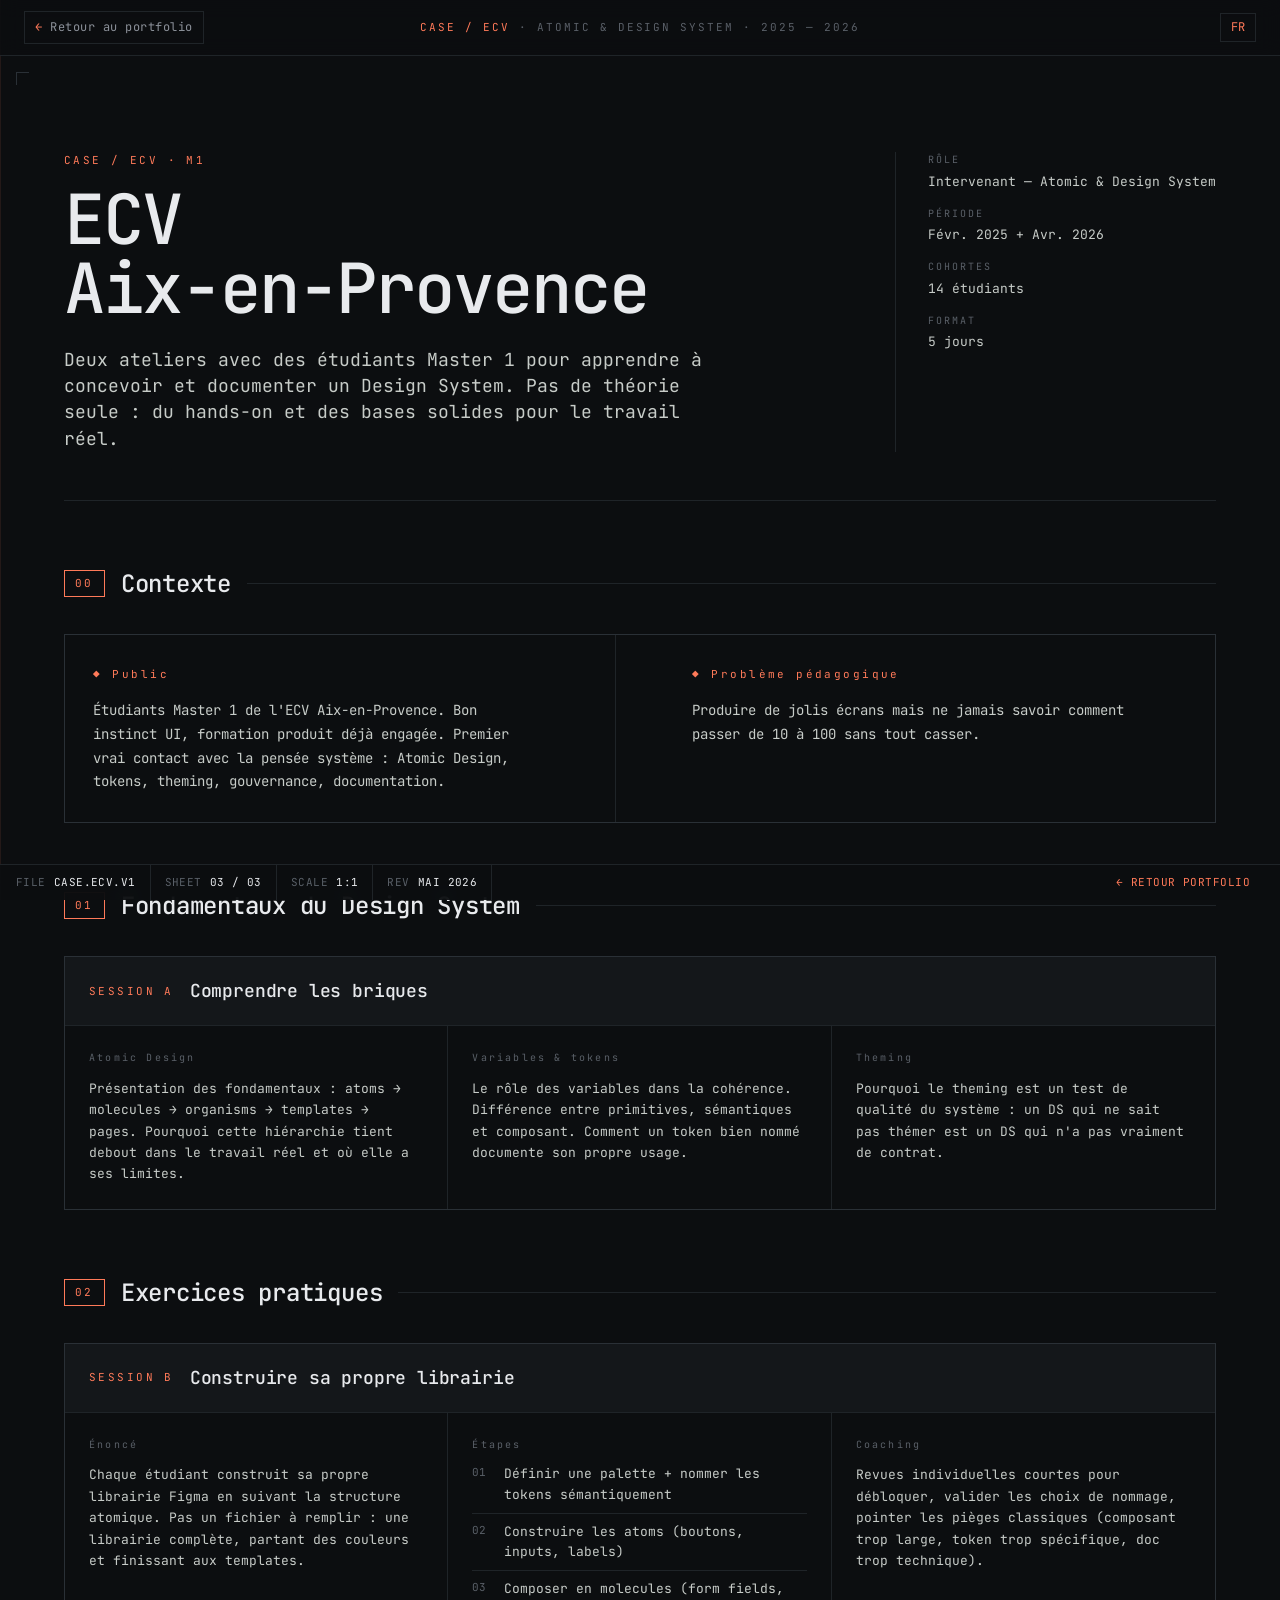
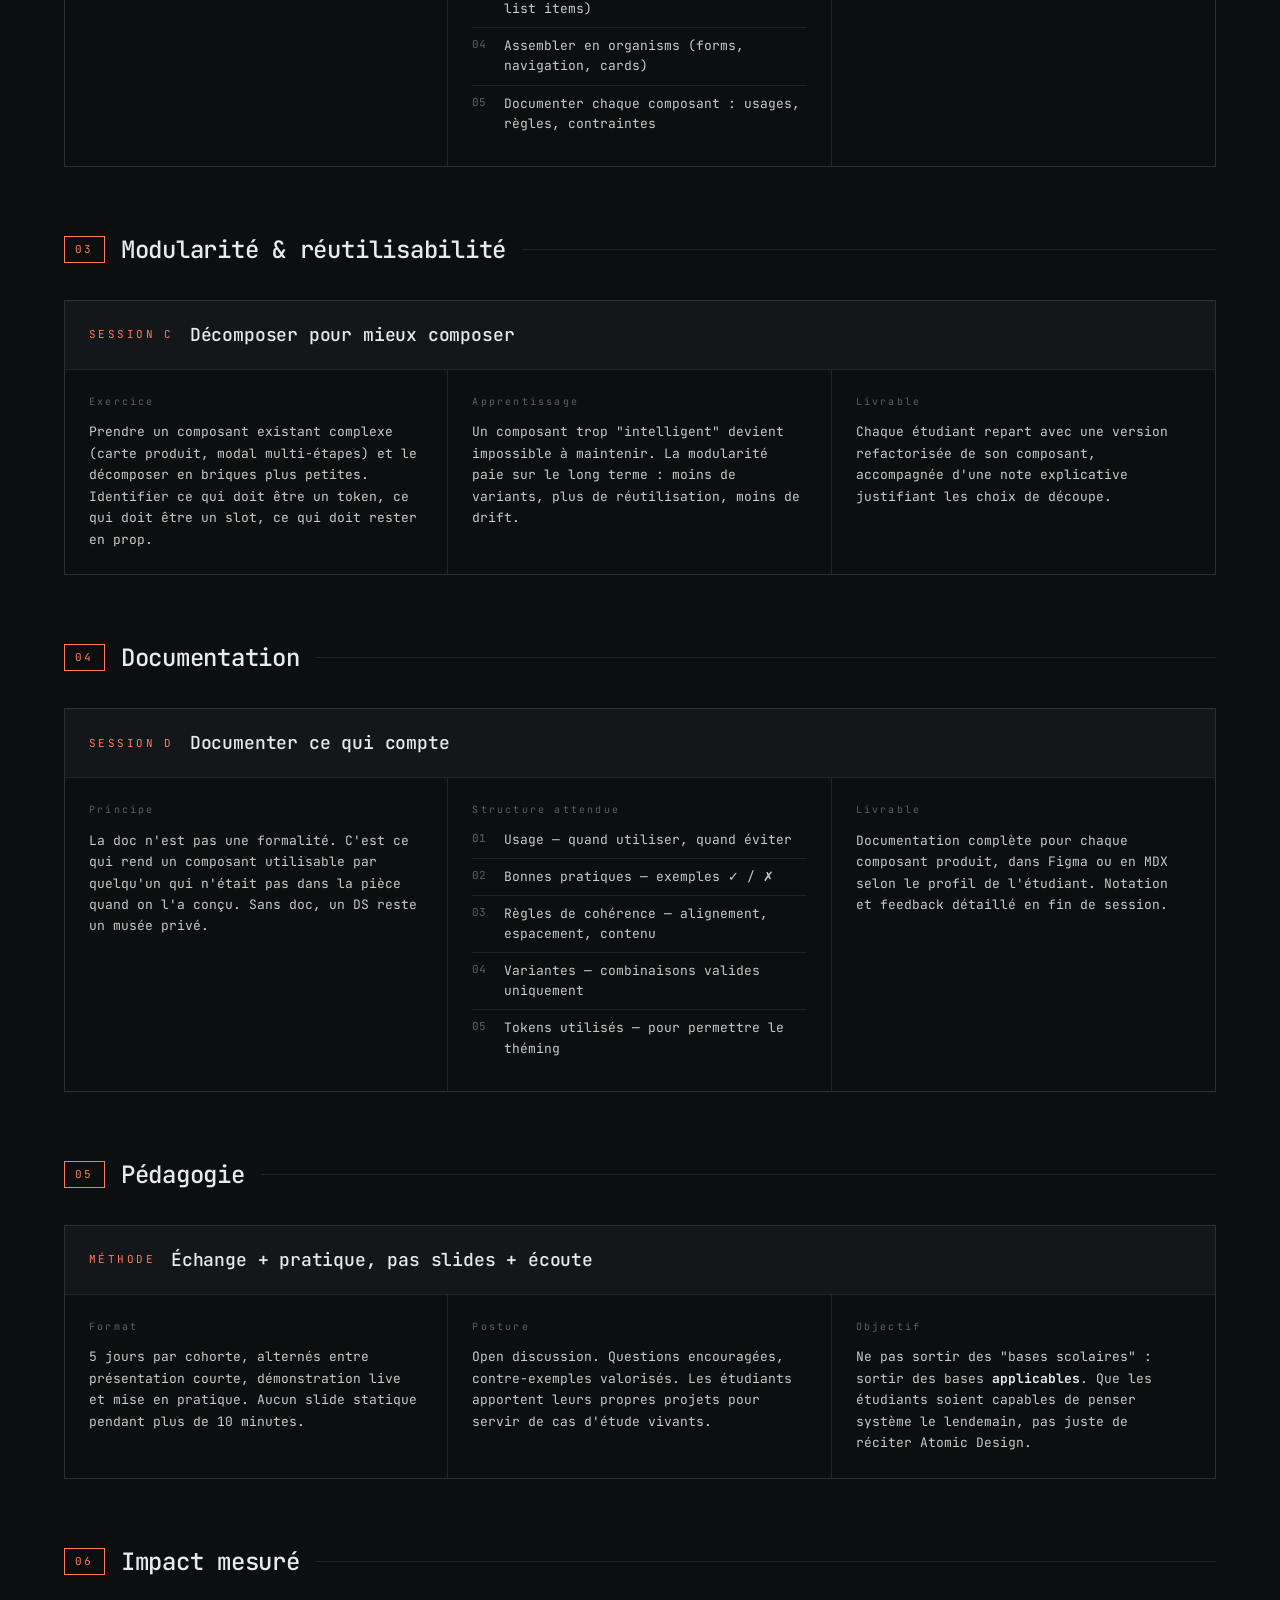
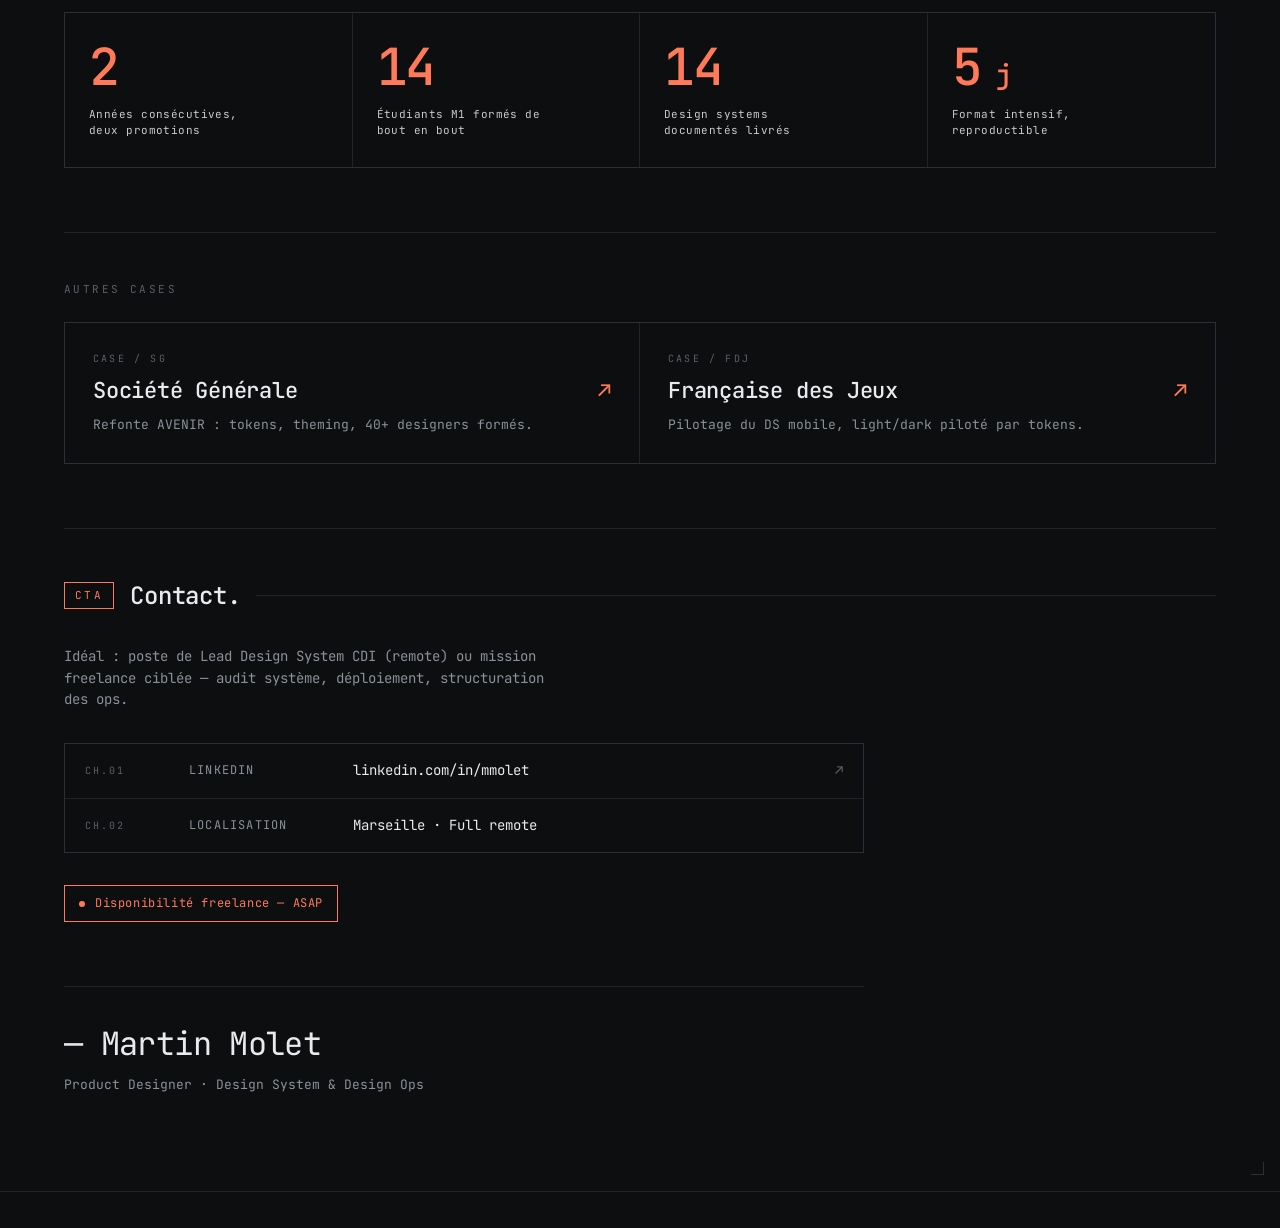
<file: ecv.html>
<!DOCTYPE html>
<html lang="fr">
<head>
<script async src="https://www.googletagmanager.com/gtag/js?id=G-J1GTR22EGE"></script>
<script>
  window.dataLayer = window.dataLayer || [];
  function gtag(){dataLayer.push(arguments);}
  gtag('js', new Date());

  gtag('config', 'G-J1GTR22EGE');
</script>
<meta charset="UTF-8">
<meta name="viewport" content="width=device-width, initial-scale=1.0">
<title>ECV Aix-en-Provence — Atomic & Design System | Martin Molet</title>
<link rel="preconnect" href="https://fonts.googleapis.com">
<link rel="preconnect" href="https://fonts.gstatic.com" crossorigin>
<link href="https://fonts.googleapis.com/css2?family=JetBrains+Mono:wght@300;400;500;600&display=swap" rel="stylesheet">
<link rel="stylesheet" href="case.css">
</head>
<body>

<header class="topbar">
  <div class="tb-l">
    <a class="back-link" href="index.html"><span class="arrow">←</span><span>Retour au portfolio</span></a>
  </div>
  <div class="tb-c"><span class="accent">CASE / ECV</span> · Atomic & Design System · 2025 — 2026</div>
  <div class="tb-r">
    <div class="lang-toggle"><button class="on">FR</button></div>
  </div>
</header>

<main>
  <section class="sheet">
    <div class="hero">
      <div class="hero-l">
        <div class="case-id">CASE / ECV · M1</div>
        <h1 class="client">ECV<br/>Aix-en-Provence</h1>
        <p class="summary">Deux ateliers avec des étudiants Master 1 pour apprendre à concevoir et documenter un Design System. Pas de théorie seule : du hands-on et des bases solides pour le travail réel.</p>
      </div>
      <div class="hero-r">
        <div><span class="k">RÔLE</span><span class="v">Intervenant — Atomic & Design System</span></div>
        <div><span class="k">PÉRIODE</span><span class="v">Févr. 2025 + Avr. 2026</span></div>
        <div><span class="k">COHORTES</span><span class="v">14 étudiants</span></div>
        <div><span class="k">FORMAT</span><span class="v">5 jours</span></div>
      </div>
    </div>

    <div class="section">
      <div class="section-h">
        <span class="num">00</span>
        <span class="title">Contexte</span>
        <span class="rule"></span>
      </div>
      <div class="intro-grid">
        <div class="intro-cell">
          <div class="l">Public</div>
          <p>Étudiants Master 1 de l'ECV Aix-en-Provence. Bon instinct UI, formation produit déjà engagée. Premier vrai contact avec la pensée système : Atomic Design, tokens, theming, gouvernance, documentation.</p>
        </div>
        <div class="intro-cell">
          <div class="l">Problème pédagogique</div>
          <p>Produire de jolis écrans mais ne jamais savoir comment passer de 10 à 100 sans tout casser.</p>
        </div>
      </div>
    </div>

    <div class="section">
      <div class="section-h">
        <span class="num">01</span>
        <span class="title">Fondamentaux du Design System</span>
        <span class="rule"></span>
      </div>

      <div class="block">
        <div class="block-h"><span class="tag">SESSION A</span><span class="name">Comprendre les briques</span></div>
        <div class="block-cols">
          <div class="block-col">
            <div class="label">Atomic Design</div>
            <p>Présentation des fondamentaux : atoms → molecules → organisms → templates → pages. Pourquoi cette hiérarchie tient debout dans le travail réel et où elle a ses limites.</p>
          </div>
          <div class="block-col">
            <div class="label">Variables & tokens</div>
            <p>Le rôle des variables dans la cohérence. Différence entre primitives, sémantiques et composant. Comment un token bien nommé documente son propre usage.</p>
          </div>
          <div class="block-col">
            <div class="label">Theming</div>
            <p>Pourquoi le theming est un test de qualité du système : un DS qui ne sait pas thémer est un DS qui n'a pas vraiment de contrat.</p>
          </div>
        </div>
      </div>
    </div>

    <div class="section">
      <div class="section-h">
        <span class="num">02</span>
        <span class="title">Exercices pratiques</span>
        <span class="rule"></span>
      </div>

      <div class="block">
        <div class="block-h"><span class="tag">SESSION B</span><span class="name">Construire sa propre librairie</span></div>
        <div class="block-cols">
          <div class="block-col">
            <div class="label">Énoncé</div>
            <p>Chaque étudiant construit sa propre librairie Figma en suivant la structure atomique. Pas un fichier à remplir : une librairie complète, partant des couleurs et finissant aux templates.</p>
          </div>
          <div class="block-col">
            <div class="label">Étapes</div>
            <ul>
              <li data-n="01">Définir une palette + nommer les tokens sémantiquement</li>
              <li data-n="02">Construire les atoms (boutons, inputs, labels)</li>
              <li data-n="03">Composer en molecules (form fields, list items)</li>
              <li data-n="04">Assembler en organisms (forms, navigation, cards)</li>
              <li data-n="05">Documenter chaque composant : usages, règles, contraintes</li>
            </ul>
          </div>
          <div class="block-col">
            <div class="label">Coaching</div>
            <p>Revues individuelles courtes pour débloquer, valider les choix de nommage, pointer les pièges classiques (composant trop large, token trop spécifique, doc trop technique).</p>
          </div>
        </div>
      </div>
    </div>

    <div class="section">
      <div class="section-h">
        <span class="num">03</span>
        <span class="title">Modularité & réutilisabilité</span>
        <span class="rule"></span>
      </div>

      <div class="block">
        <div class="block-h"><span class="tag">SESSION C</span><span class="name">Décomposer pour mieux composer</span></div>
        <div class="block-cols">
          <div class="block-col">
            <div class="label">Exercice</div>
            <p>Prendre un composant existant complexe (carte produit, modal multi-étapes) et le décomposer en briques plus petites. Identifier ce qui doit être un token, ce qui doit être un slot, ce qui doit rester en prop.</p>
          </div>
          <div class="block-col">
            <div class="label">Apprentissage</div>
            <p>Un composant trop "intelligent" devient impossible à maintenir. La modularité paie sur le long terme : moins de variants, plus de réutilisation, moins de drift.</p>
          </div>
          <div class="block-col">
            <div class="label">Livrable</div>
            <p>Chaque étudiant repart avec une version refactorisée de son composant, accompagnée d'une note explicative justifiant les choix de découpe.</p>
          </div>
        </div>
      </div>
    </div>

    <div class="section">
      <div class="section-h">
        <span class="num">04</span>
        <span class="title">Documentation</span>
        <span class="rule"></span>
      </div>

      <div class="block">
        <div class="block-h"><span class="tag">SESSION D</span><span class="name">Documenter ce qui compte</span></div>
        <div class="block-cols">
          <div class="block-col">
            <div class="label">Principe</div>
            <p>La doc n'est pas une formalité. C'est ce qui rend un composant utilisable par quelqu'un qui n'était pas dans la pièce quand on l'a conçu. Sans doc, un DS reste un musée privé.</p>
          </div>
          <div class="block-col">
            <div class="label">Structure attendue</div>
            <ul>
              <li data-n="01">Usage — quand utiliser, quand éviter</li>
              <li data-n="02">Bonnes pratiques — exemples ✓ / ✗</li>
              <li data-n="03">Règles de cohérence — alignement, espacement, contenu</li>
              <li data-n="04">Variantes — combinaisons valides uniquement</li>
              <li data-n="05">Tokens utilisés — pour permettre le théming</li>
            </ul>
          </div>
          <div class="block-col">
            <div class="label">Livrable</div>
            <p>Documentation complète pour chaque composant produit, dans Figma ou en MDX selon le profil de l'étudiant. Notation et feedback détaillé en fin de session.</p>
          </div>
        </div>
      </div>
    </div>

    <div class="section">
      <div class="section-h">
        <span class="num">05</span>
        <span class="title">Pédagogie</span>
        <span class="rule"></span>
      </div>

      <div class="block">
        <div class="block-h"><span class="tag">MÉTHODE</span><span class="name">Échange + pratique, pas slides + écoute</span></div>
        <div class="block-cols">
          <div class="block-col">
            <div class="label">Format</div>
            <p>5 jours par cohorte, alternés entre présentation courte, démonstration live et mise en pratique. Aucun slide statique pendant plus de 10 minutes.</p>
          </div>
          <div class="block-col">
            <div class="label">Posture</div>
            <p>Open discussion. Questions encouragées, contre-exemples valorisés. Les étudiants apportent leurs propres projets pour servir de cas d'étude vivants.</p>
          </div>
          <div class="block-col">
            <div class="label">Objectif</div>
            <p>Ne pas sortir des "bases scolaires" : sortir des bases <strong style="color:var(--ink)">applicables</strong>. Que les étudiants soient capables de penser système le lendemain, pas juste de réciter Atomic Design.</p>
          </div>
        </div>
      </div>
    </div>

    <div class="section">
      <div class="section-h">
        <span class="num">06</span>
        <span class="title">Impact mesuré</span>
        <span class="rule"></span>
      </div>

      <div class="results-grid">
        <div class="result-stat"><div class="num">2</div><div class="lbl">Années consécutives, deux promotions</div></div>
        <div class="result-stat"><div class="num">14</div><div class="lbl">Étudiants M1 formés de bout en bout</div></div>
        <div class="result-stat"><div class="num">14</div><div class="lbl">Design systems documentés livrés</div></div>
        <div class="result-stat"><div class="num">5<span class="s"> j</span></div><div class="lbl">Format intensif, reproductible</div></div>
      </div>
    </div>

    <div class="related">
      <div class="related-h">AUTRES CASES</div>
      <div class="related-grid">
        <a class="related-card" href="sg.html">
          <div class="id">CASE / SG</div>
          <div class="name">Société Générale<span class="arrow">↗</span></div>
          <div class="sub">Refonte AVENIR : tokens, theming, 40+ designers formés.</div>
        </a>
        <a class="related-card" href="fdj.html">
          <div class="id">CASE / FDJ</div>
          <div class="name">Française des Jeux<span class="arrow">↗</span></div>
          <div class="sub">Pilotage du DS mobile, light/dark piloté par tokens.</div>
        </a>
      </div>
    </div>

    <div class="contact-sheet">
      <div class="section-h">
        <span class="num">CTA</span>
        <span class="title">Contact.</span>
        <span class="rule"></span>
      </div>
      <div class="contact">
        <p class="contact-sub">Idéal : poste de Lead Design System CDI (remote) ou mission freelance ciblée — audit système, déploiement, structuration des ops.</p>
        <div class="contact-grid">
          <a class="contact-row is-link" href="https://www.linkedin.com/in/mmolet" target="_blank" rel="noopener noreferrer">
            <span class="cr-id">CH.01</span>
            <span class="cr-k">LinkedIn</span>
            <span class="cr-v">linkedin.com/in/mmolet</span>
            <span class="cr-arrow">↗</span>
          </a>
          <div class="contact-row">
            <span class="cr-id">CH.02</span>
            <span class="cr-k">Localisation</span>
            <span class="cr-v">Marseille · Full remote</span>
          </div>
        </div>
        <div class="contact-avail">
          <span class="ca-dot"></span>
          <span>Disponibilité freelance — ASAP</span>
        </div>
        <div class="signoff">
          <div>— Martin Molet</div>
          <div class="so-sub">Product Designer · Design System &amp; Design Ops</div>
        </div>
      </div>
    </div>
  </section>
</main>

<footer class="statusbar">
  <div class="sb-cell"><span class="sb-k">FILE</span><span>case.ecv.v1</span></div>
  <div class="sb-cell"><span class="sb-k">SHEET</span><span>03 / 03</span></div>
  <div class="sb-cell"><span class="sb-k">SCALE</span><span>1:1</span></div>
  <div class="sb-cell"><span class="sb-k">REV</span><span>Mai 2026</span></div>
  <div class="sb-cell"><a href="index.html" style="color:var(--accent)">← Retour portfolio</a></div>
</footer>
<script>
(function(){
  var h=document.createElement('div'),v=document.createElement('div');
  h.className='cross-h';v.className='cross-v';
  document.body.appendChild(h);document.body.appendChild(v);
  window.addEventListener('mousemove',function(e){h.style.top=e.clientY+'px';v.style.left=e.clientX+'px';});
})();
</script>
</body>
</html>
</file>
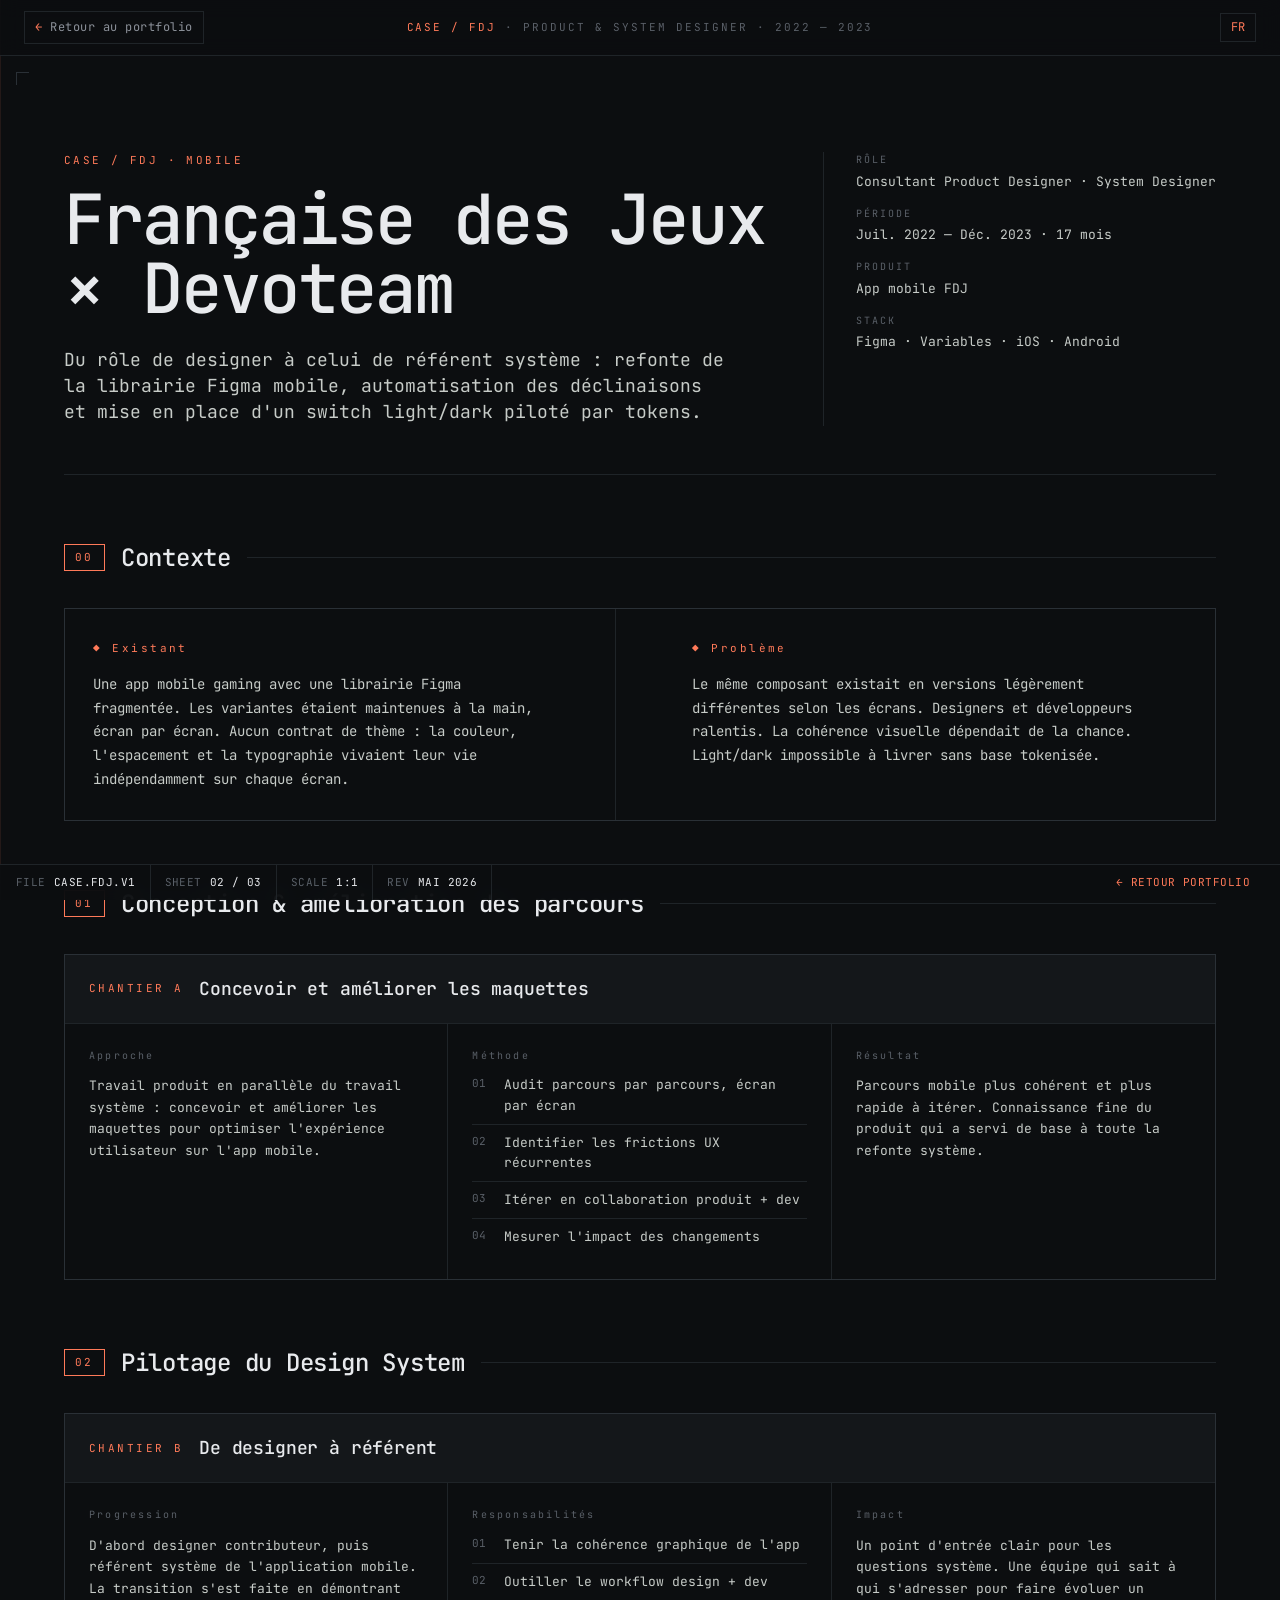
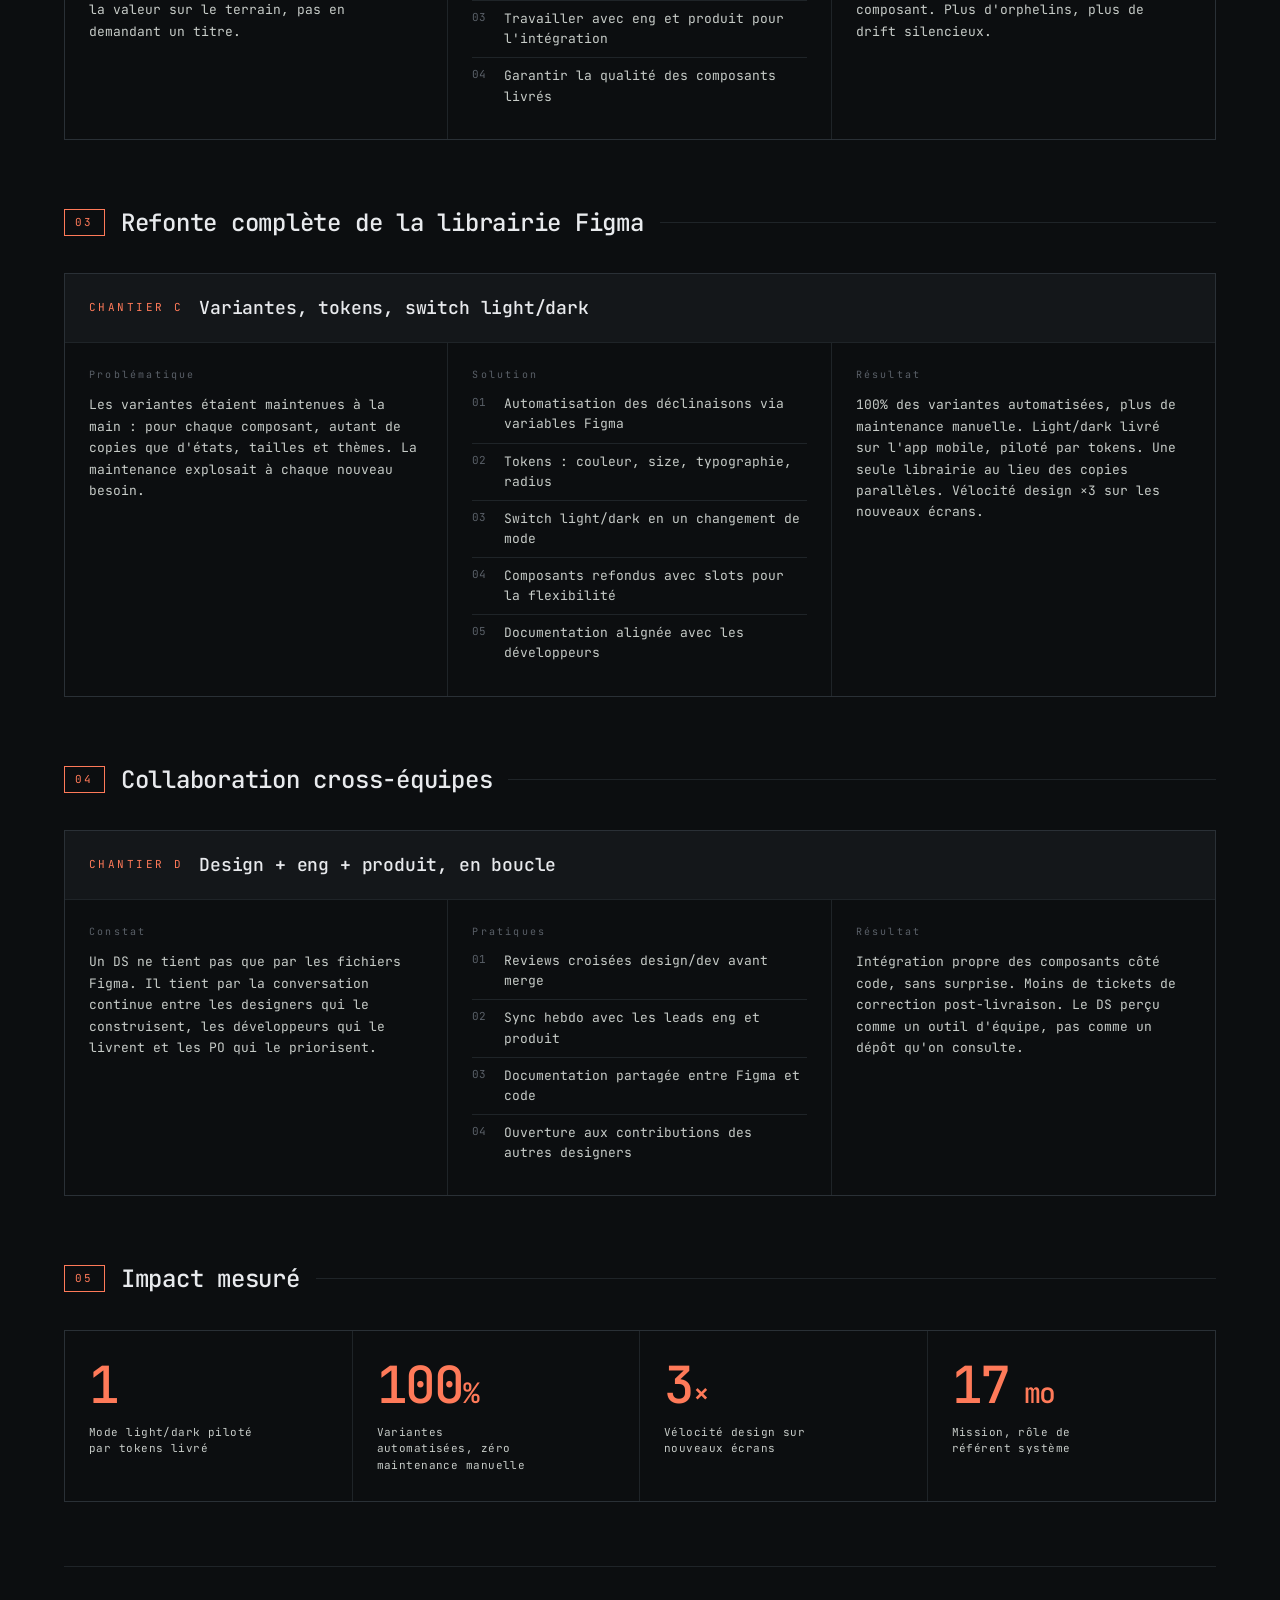
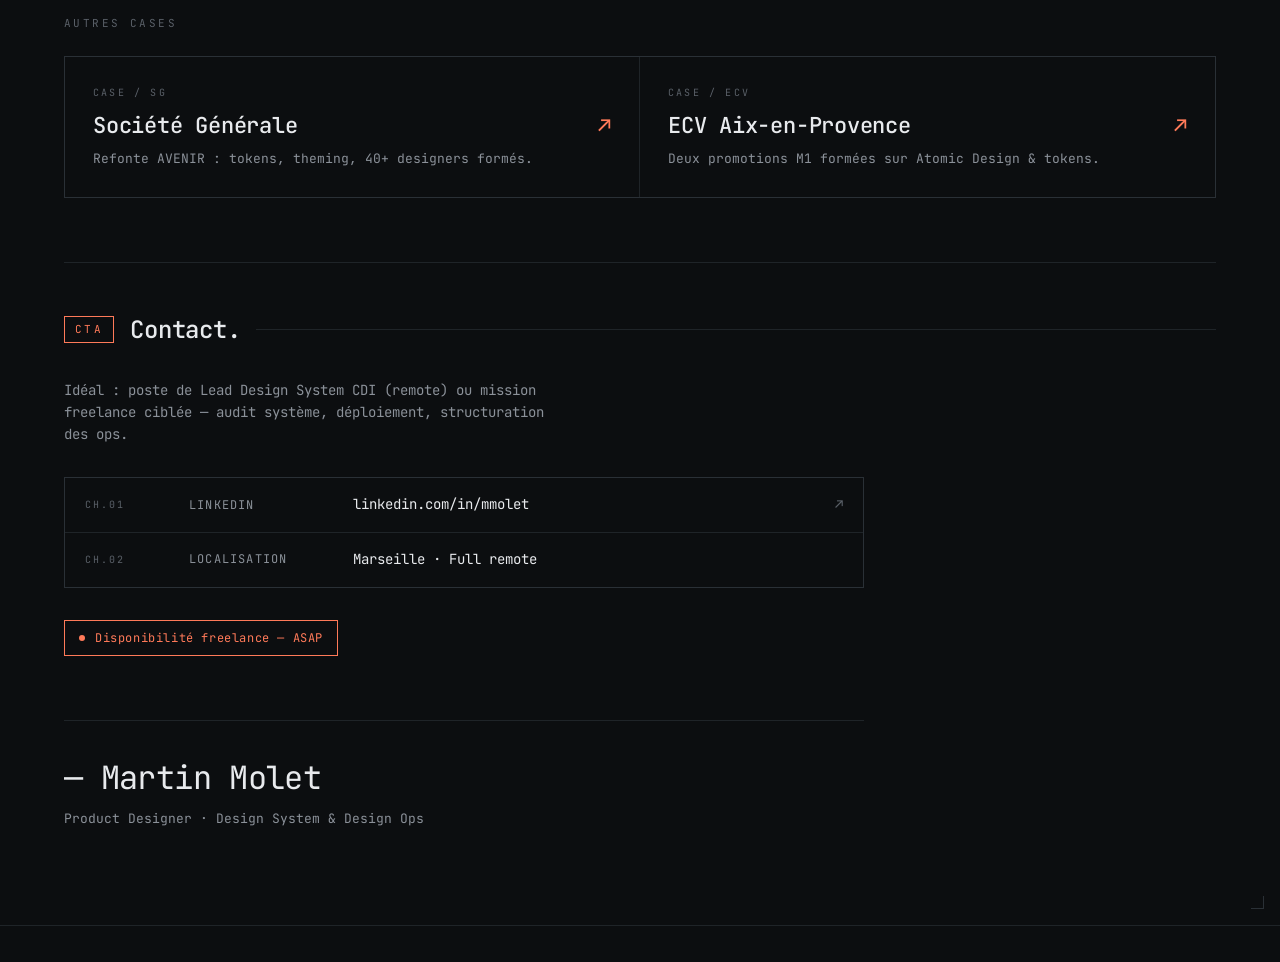
<file: fdj.html>
<!DOCTYPE html>
<html lang="fr">
<head>
<script async src="https://www.googletagmanager.com/gtag/js?id=G-J1GTR22EGE"></script>
<script>
  window.dataLayer = window.dataLayer || [];
  function gtag(){dataLayer.push(arguments);}
  gtag('js', new Date());

  gtag('config', 'G-J1GTR22EGE');
</script>
<meta charset="UTF-8">
<meta name="viewport" content="width=device-width, initial-scale=1.0">
<title>Française des Jeux × Devoteam — Product Designer System | Martin Molet</title>
<link rel="preconnect" href="https://fonts.googleapis.com">
<link rel="preconnect" href="https://fonts.gstatic.com" crossorigin>
<link href="https://fonts.googleapis.com/css2?family=JetBrains+Mono:wght@300;400;500;600&display=swap" rel="stylesheet">
<link rel="stylesheet" href="case.css">
</head>
<body>

<header class="topbar">
  <div class="tb-l">
    <a class="back-link" href="index.html"><span class="arrow">←</span><span>Retour au portfolio</span></a>
  </div>
  <div class="tb-c"><span class="accent">CASE / FDJ</span> · Product & System Designer · 2022 — 2023</div>
  <div class="tb-r">
    <div class="lang-toggle"><button class="on">FR</button></div>
  </div>
</header>

<main>
  <section class="sheet">
    <div class="hero">
      <div class="hero-l">
        <div class="case-id">CASE / FDJ · MOBILE</div>
        <h1 class="client">Française des Jeux<br/>× Devoteam</h1>
        <p class="summary">Du rôle de designer à celui de référent système : refonte de la librairie Figma mobile, automatisation des déclinaisons et mise en place d'un switch light/dark piloté par tokens.</p>
      </div>
      <div class="hero-r">
        <div><span class="k">RÔLE</span><span class="v">Consultant Product Designer · System Designer</span></div>
        <div><span class="k">PÉRIODE</span><span class="v">Juil. 2022 — Déc. 2023 · 17 mois</span></div>
        <div><span class="k">PRODUIT</span><span class="v">App mobile FDJ</span></div>
        <div><span class="k">STACK</span><span class="v">Figma · Variables · iOS · Android</span></div>
      </div>
    </div>

    <div class="section">
      <div class="section-h">
        <span class="num">00</span>
        <span class="title">Contexte</span>
        <span class="rule"></span>
      </div>
      <div class="intro-grid">
        <div class="intro-cell">
          <div class="l">Existant</div>
          <p>Une app mobile gaming avec une librairie Figma fragmentée. Les variantes étaient maintenues à la main, écran par écran. Aucun contrat de thème : la couleur, l'espacement et la typographie vivaient leur vie indépendamment sur chaque écran.</p>
        </div>
        <div class="intro-cell">
          <div class="l">Problème</div>
          <p>Le même composant existait en versions légèrement différentes selon les écrans. Designers et développeurs ralentis. La cohérence visuelle dépendait de la chance. Light/dark impossible à livrer sans base tokenisée.</p>
        </div>
      </div>
    </div>

    <div class="section">
      <div class="section-h">
        <span class="num">01</span>
        <span class="title">Conception & amélioration des parcours</span>
        <span class="rule"></span>
      </div>

      <div class="block">
        <div class="block-h"><span class="tag">CHANTIER A</span><span class="name">Concevoir et améliorer les maquettes</span></div>
        <div class="block-cols">
          <div class="block-col">
            <div class="label">Approche</div>
            <p>Travail produit en parallèle du travail système : concevoir et améliorer les maquettes pour optimiser l'expérience utilisateur sur l'app mobile.</p>
          </div>
          <div class="block-col">
            <div class="label">Méthode</div>
            <ul>
              <li data-n="01">Audit parcours par parcours, écran par écran</li>
              <li data-n="02">Identifier les frictions UX récurrentes</li>
              <li data-n="03">Itérer en collaboration produit + dev</li>
              <li data-n="04">Mesurer l'impact des changements</li>
            </ul>
          </div>
          <div class="block-col">
            <div class="label">Résultat</div>
            <p>Parcours mobile plus cohérent et plus rapide à itérer. Connaissance fine du produit qui a servi de base à toute la refonte système.</p>
          </div>
        </div>
      </div>
    </div>

    <div class="section">
      <div class="section-h">
        <span class="num">02</span>
        <span class="title">Pilotage du Design System</span>
        <span class="rule"></span>
      </div>

      <div class="block">
        <div class="block-h"><span class="tag">CHANTIER B</span><span class="name">De designer à référent</span></div>
        <div class="block-cols">
          <div class="block-col">
            <div class="label">Progression</div>
            <p>D'abord designer contributeur, puis référent système de l'application mobile. La transition s'est faite en démontrant la valeur sur le terrain, pas en demandant un titre.</p>
          </div>
          <div class="block-col">
            <div class="label">Responsabilités</div>
            <ul>
              <li data-n="01">Tenir la cohérence graphique de l'app</li>
              <li data-n="02">Outiller le workflow design + dev</li>
              <li data-n="03">Travailler avec eng et produit pour l'intégration</li>
              <li data-n="04">Garantir la qualité des composants livrés</li>
            </ul>
          </div>
          <div class="block-col">
            <div class="label">Impact</div>
            <p>Un point d'entrée clair pour les questions système. Une équipe qui sait à qui s'adresser pour faire évoluer un composant. Plus d'orphelins, plus de drift silencieux.</p>
          </div>
        </div>
      </div>
    </div>

    <div class="section">
      <div class="section-h">
        <span class="num">03</span>
        <span class="title">Refonte complète de la librairie Figma</span>
        <span class="rule"></span>
      </div>

      <div class="block">
        <div class="block-h"><span class="tag">CHANTIER C</span><span class="name">Variantes, tokens, switch light/dark</span></div>
        <div class="block-cols">
          <div class="block-col">
            <div class="label">Problématique</div>
            <p>Les variantes étaient maintenues à la main : pour chaque composant, autant de copies que d'états, tailles et thèmes. La maintenance explosait à chaque nouveau besoin.</p>
          </div>
          <div class="block-col">
            <div class="label">Solution</div>
            <ul>
              <li data-n="01">Automatisation des déclinaisons via variables Figma</li>
              <li data-n="02">Tokens : couleur, size, typographie, radius</li>
              <li data-n="03">Switch light/dark en un changement de mode</li>
              <li data-n="04">Composants refondus avec slots pour la flexibilité</li>
              <li data-n="05">Documentation alignée avec les développeurs</li>
            </ul>
          </div>
          <div class="block-col">
            <div class="label">Résultat</div>
            <p>100% des variantes automatisées, plus de maintenance manuelle. Light/dark livré sur l'app mobile, piloté par tokens. Une seule librairie au lieu des copies parallèles. Vélocité design ×3 sur les nouveaux écrans.</p>
          </div>
        </div>
      </div>
    </div>

    <div class="section">
      <div class="section-h">
        <span class="num">04</span>
        <span class="title">Collaboration cross-équipes</span>
        <span class="rule"></span>
      </div>

      <div class="block">
        <div class="block-h"><span class="tag">CHANTIER D</span><span class="name">Design + eng + produit, en boucle</span></div>
        <div class="block-cols">
          <div class="block-col">
            <div class="label">Constat</div>
            <p>Un DS ne tient pas que par les fichiers Figma. Il tient par la conversation continue entre les designers qui le construisent, les développeurs qui le livrent et les PO qui le priorisent.</p>
          </div>
          <div class="block-col">
            <div class="label">Pratiques</div>
            <ul>
              <li data-n="01">Reviews croisées design/dev avant merge</li>
              <li data-n="02">Sync hebdo avec les leads eng et produit</li>
              <li data-n="03">Documentation partagée entre Figma et code</li>
              <li data-n="04">Ouverture aux contributions des autres designers</li>
            </ul>
          </div>
          <div class="block-col">
            <div class="label">Résultat</div>
            <p>Intégration propre des composants côté code, sans surprise. Moins de tickets de correction post-livraison. Le DS perçu comme un outil d'équipe, pas comme un dépôt qu'on consulte.</p>
          </div>
        </div>
      </div>
    </div>

    <div class="section">
      <div class="section-h">
        <span class="num">05</span>
        <span class="title">Impact mesuré</span>
        <span class="rule"></span>
      </div>

      <div class="results-grid">
        <div class="result-stat"><div class="num">1</div><div class="lbl">Mode light/dark piloté par tokens livré</div></div>
        <div class="result-stat"><div class="num">100<span class="s">%</span></div><div class="lbl">Variantes automatisées, zéro maintenance manuelle</div></div>
        <div class="result-stat"><div class="num">3<span class="s">×</span></div><div class="lbl">Vélocité design sur nouveaux écrans</div></div>
        <div class="result-stat"><div class="num">17<span class="s"> mo</span></div><div class="lbl">Mission, rôle de référent système</div></div>
      </div>
    </div>

    <div class="related">
      <div class="related-h">AUTRES CASES</div>
      <div class="related-grid">
        <a class="related-card" href="sg.html">
          <div class="id">CASE / SG</div>
          <div class="name">Société Générale<span class="arrow">↗</span></div>
          <div class="sub">Refonte AVENIR : tokens, theming, 40+ designers formés.</div>
        </a>
        <a class="related-card" href="ecv.html">
          <div class="id">CASE / ECV</div>
          <div class="name">ECV Aix-en-Provence<span class="arrow">↗</span></div>
          <div class="sub">Deux promotions M1 formées sur Atomic Design & tokens.</div>
        </a>
      </div>
    </div>

    <div class="contact-sheet">
      <div class="section-h">
        <span class="num">CTA</span>
        <span class="title">Contact.</span>
        <span class="rule"></span>
      </div>
      <div class="contact">
        <p class="contact-sub">Idéal : poste de Lead Design System CDI (remote) ou mission freelance ciblée — audit système, déploiement, structuration des ops.</p>
        <div class="contact-grid">
          <a class="contact-row is-link" href="https://www.linkedin.com/in/mmolet" target="_blank" rel="noopener noreferrer">
            <span class="cr-id">CH.01</span>
            <span class="cr-k">LinkedIn</span>
            <span class="cr-v">linkedin.com/in/mmolet</span>
            <span class="cr-arrow">↗</span>
          </a>
          <div class="contact-row">
            <span class="cr-id">CH.02</span>
            <span class="cr-k">Localisation</span>
            <span class="cr-v">Marseille · Full remote</span>
          </div>
        </div>
        <div class="contact-avail">
          <span class="ca-dot"></span>
          <span>Disponibilité freelance — ASAP</span>
        </div>
        <div class="signoff">
          <div>— Martin Molet</div>
          <div class="so-sub">Product Designer · Design System &amp; Design Ops</div>
        </div>
      </div>
    </div>
  </section>
</main>

<footer class="statusbar">
  <div class="sb-cell"><span class="sb-k">FILE</span><span>case.fdj.v1</span></div>
  <div class="sb-cell"><span class="sb-k">SHEET</span><span>02 / 03</span></div>
  <div class="sb-cell"><span class="sb-k">SCALE</span><span>1:1</span></div>
  <div class="sb-cell"><span class="sb-k">REV</span><span>Mai 2026</span></div>
  <div class="sb-cell"><a href="index.html" style="color:var(--accent)">← Retour portfolio</a></div>
</footer>
<script>
(function(){
  var h=document.createElement('div'),v=document.createElement('div');
  h.className='cross-h';v.className='cross-v';
  document.body.appendChild(h);document.body.appendChild(v);
  window.addEventListener('mousemove',function(e){h.style.top=e.clientY+'px';v.style.left=e.clientX+'px';});
})();
</script>
</body>
</html>
</file>
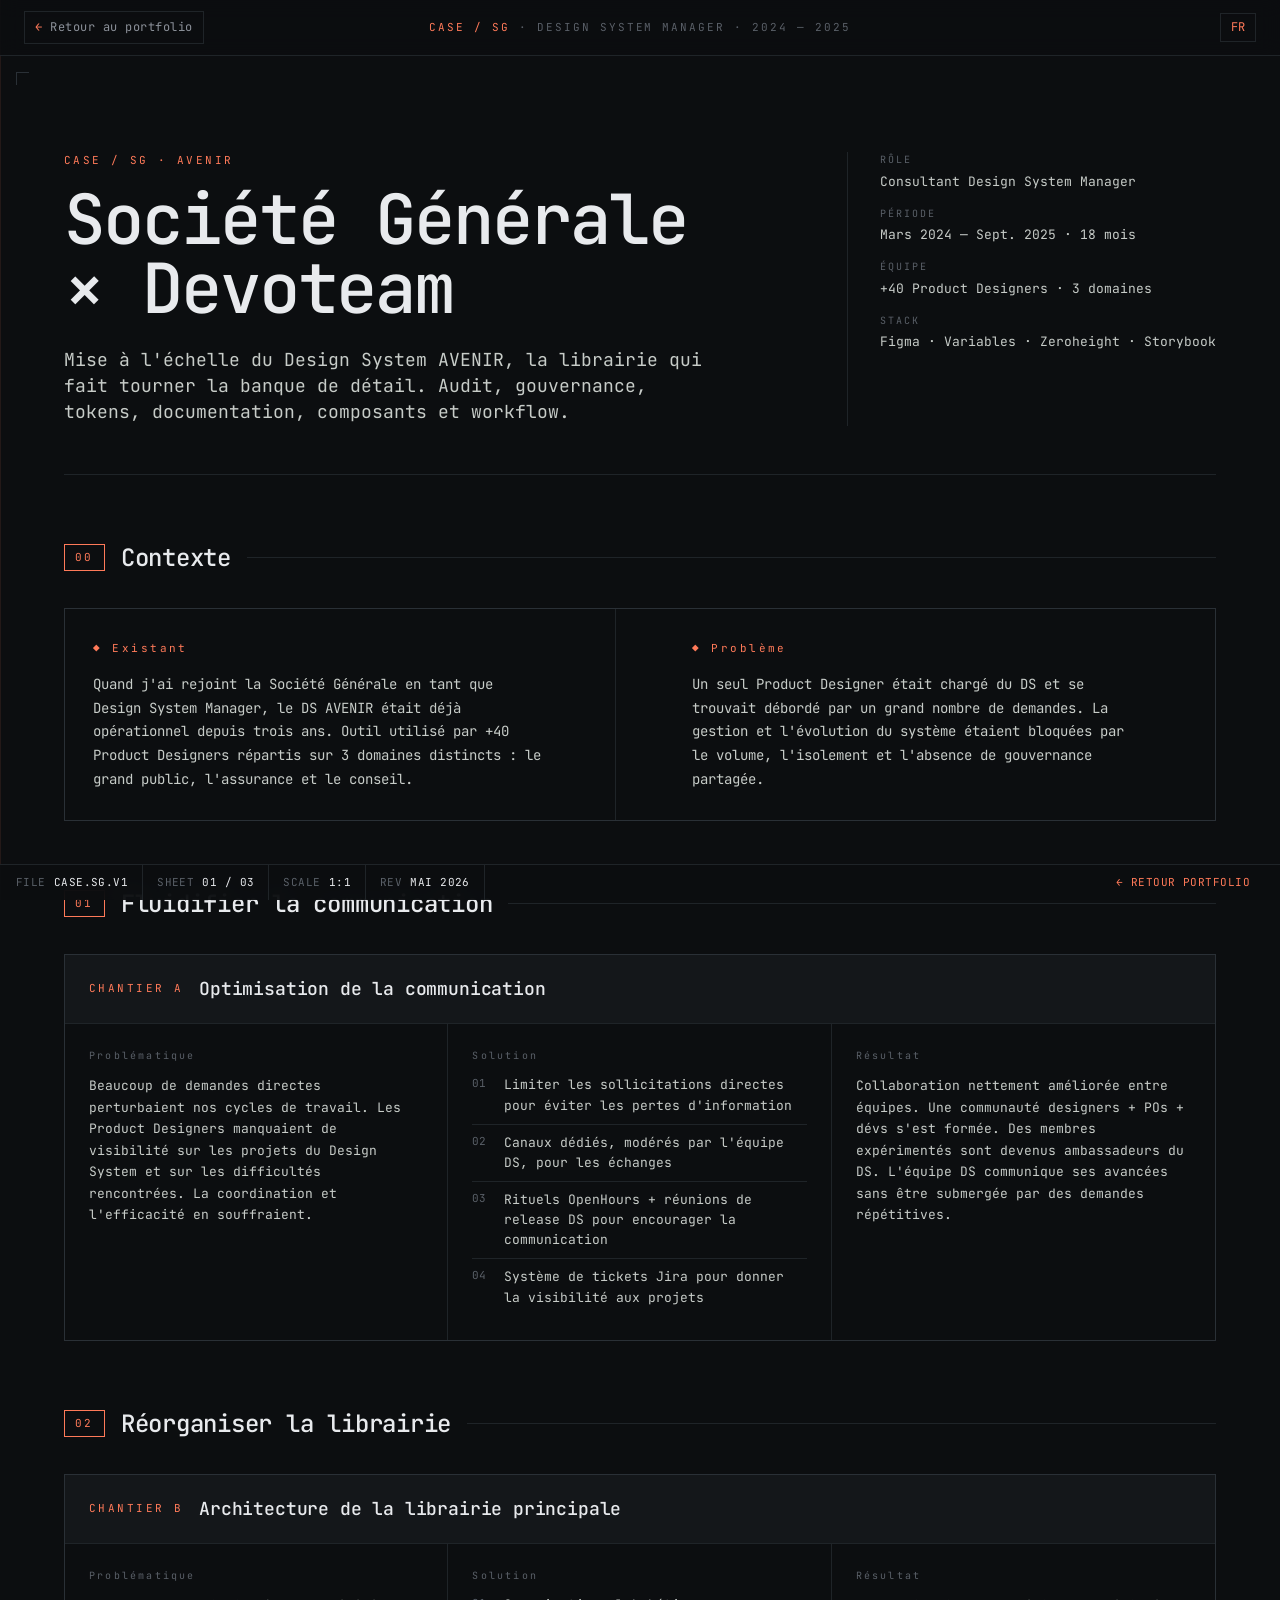
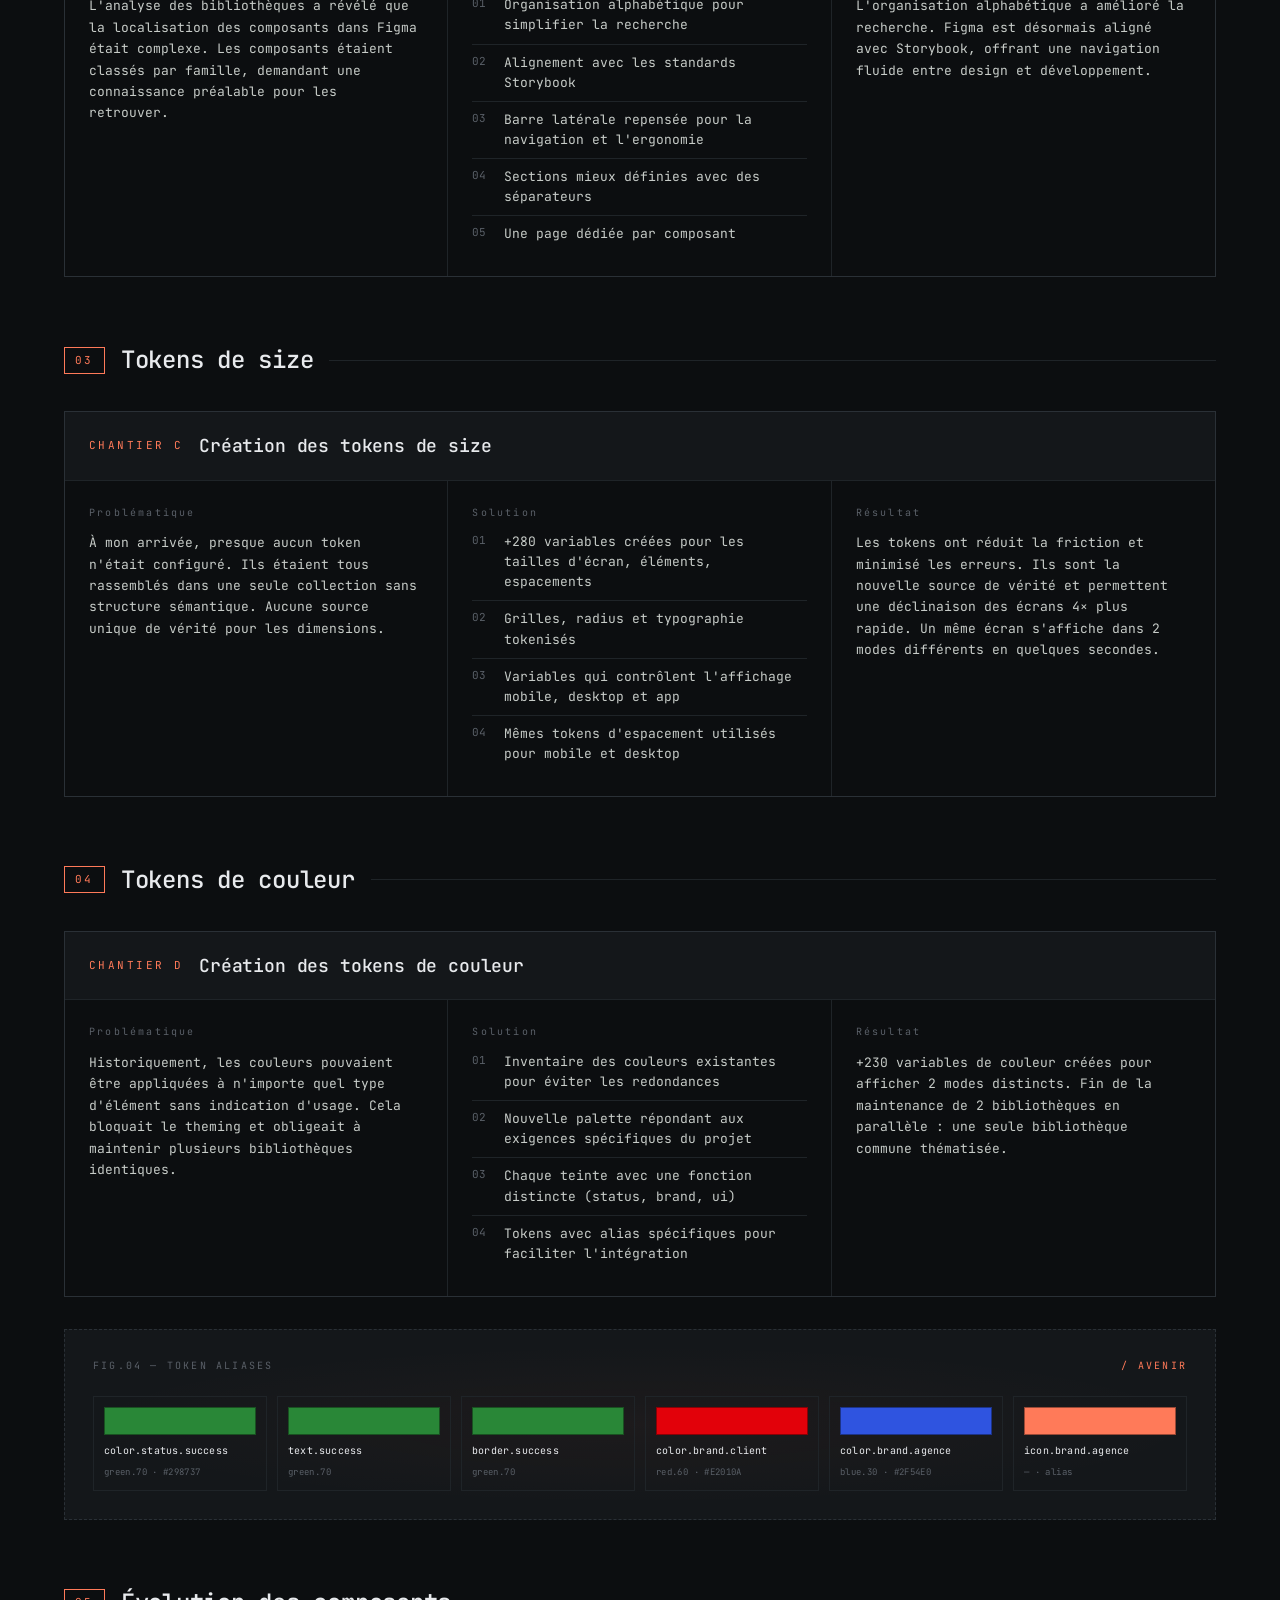
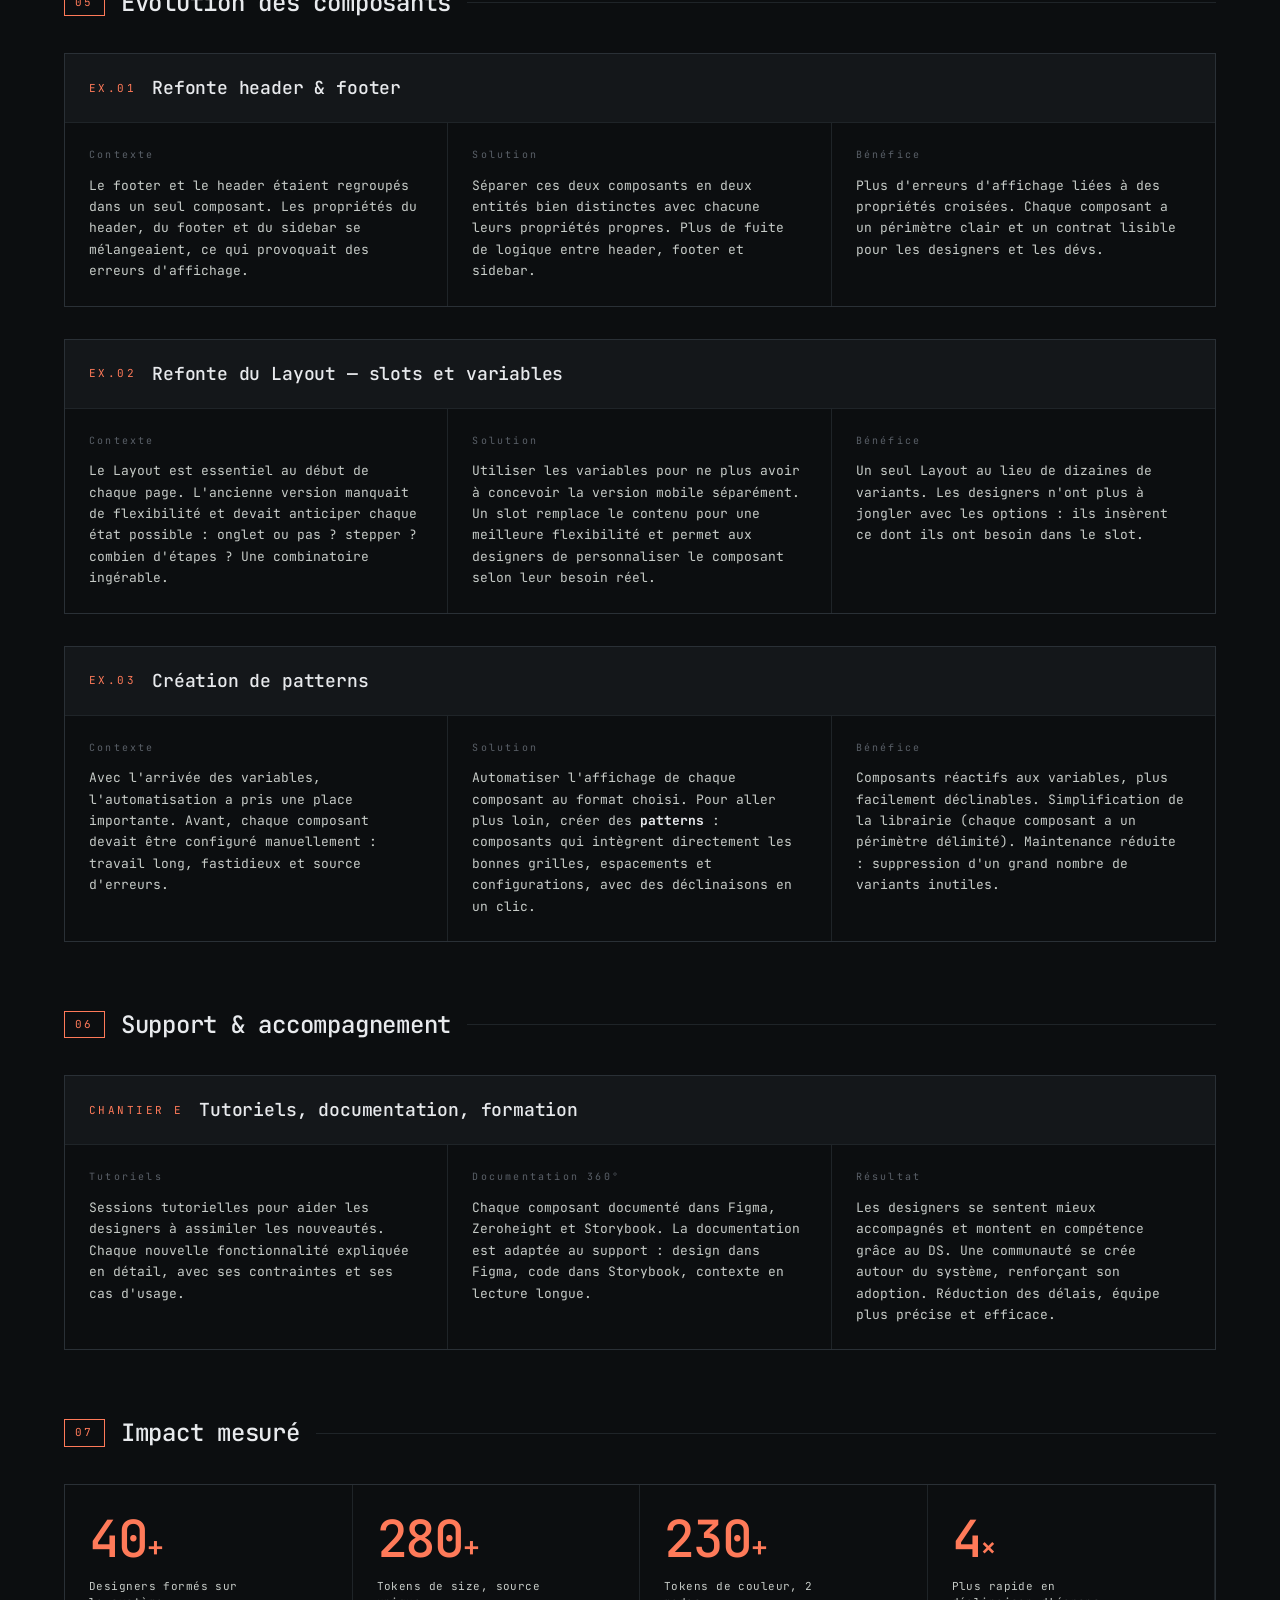
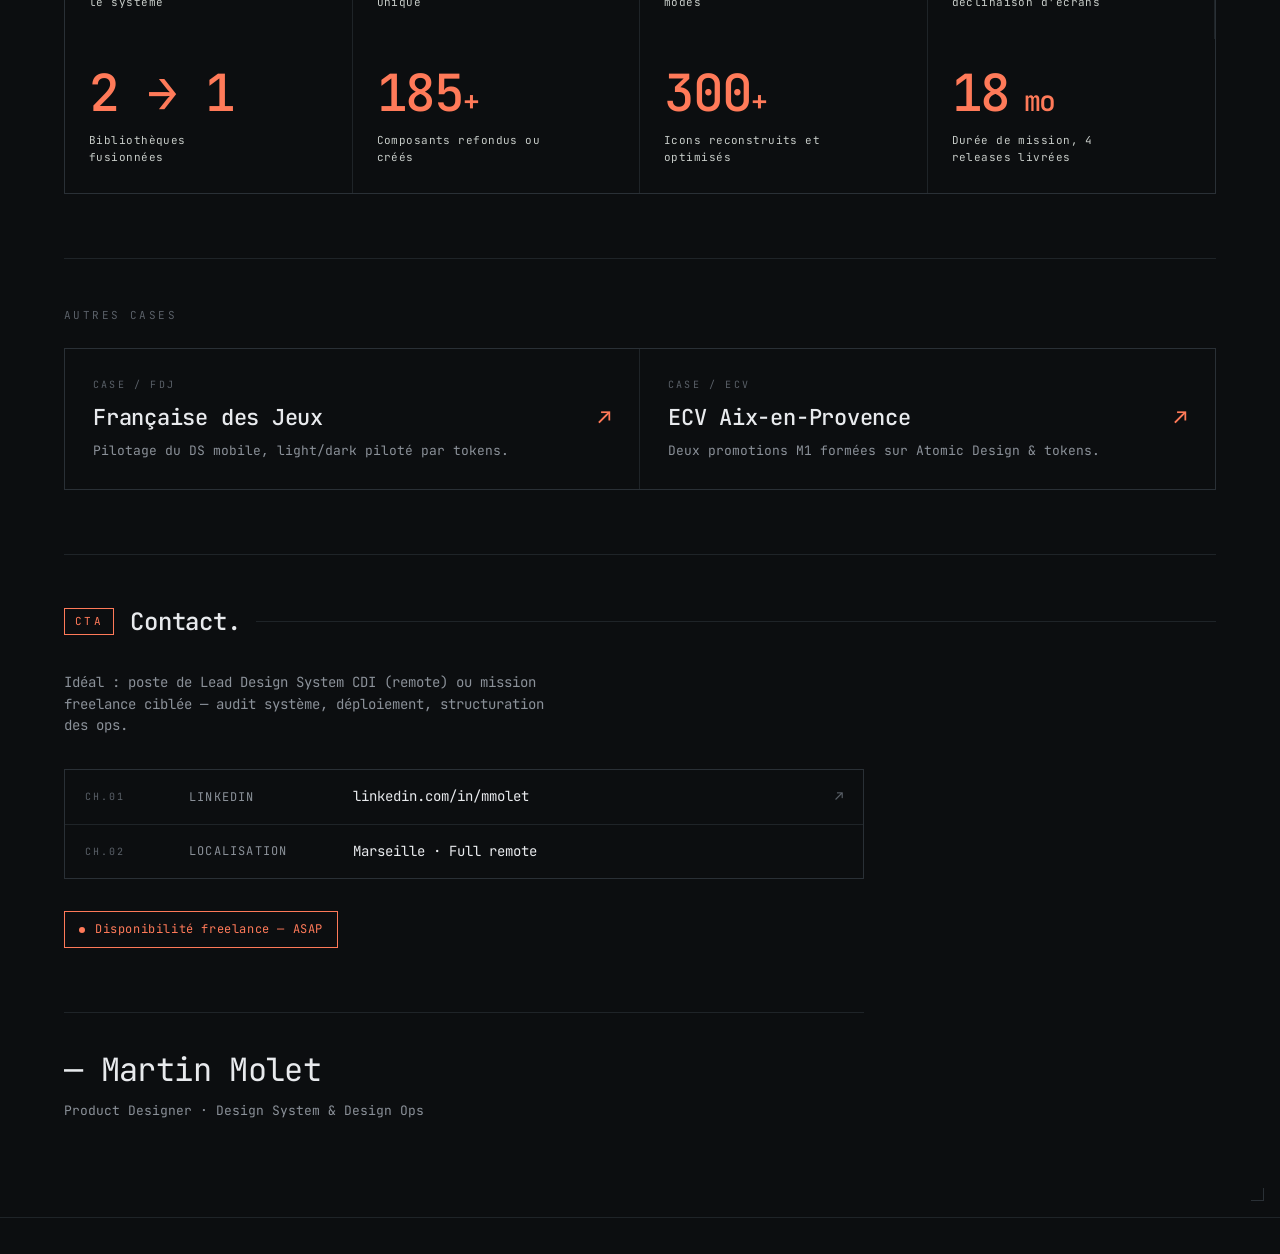
<file: sg.html>
<!DOCTYPE html>
<html lang="fr">
<head>
<script async src="https://www.googletagmanager.com/gtag/js?id=G-J1GTR22EGE"></script>
<script>
  window.dataLayer = window.dataLayer || [];
  function gtag(){dataLayer.push(arguments);}
  gtag('js', new Date());

  gtag('config', 'G-J1GTR22EGE');
</script>
<meta charset="UTF-8">
<meta name="viewport" content="width=device-width, initial-scale=1.0">
<title>Société Générale × Devoteam — Design System Manager | Martin Molet</title>
<link rel="preconnect" href="https://fonts.googleapis.com">
<link rel="preconnect" href="https://fonts.gstatic.com" crossorigin>
<link href="https://fonts.googleapis.com/css2?family=JetBrains+Mono:wght@300;400;500;600&display=swap" rel="stylesheet">
<link rel="stylesheet" href="case.css">
</head>
<body>

<header class="topbar">
  <div class="tb-l">
    <a class="back-link" href="index.html"><span class="arrow">←</span><span>Retour au portfolio</span></a>
  </div>
  <div class="tb-c"><span class="accent">CASE / SG</span> · Design System Manager · 2024 — 2025</div>
  <div class="tb-r">
    <div class="lang-toggle"><button class="on">FR</button></div>
  </div>
</header>

<main>
  <section class="sheet">
    <div class="hero">
      <div class="hero-l">
        <div class="case-id">CASE / SG · AVENIR</div>
        <h1 class="client">Société Générale<br/>× Devoteam</h1>
        <p class="summary">Mise à l'échelle du Design System AVENIR, la librairie qui fait tourner la banque de détail. Audit, gouvernance, tokens, documentation, composants et workflow.</p>
      </div>
      <div class="hero-r">
        <div><span class="k">RÔLE</span><span class="v">Consultant Design System Manager</span></div>
        <div><span class="k">PÉRIODE</span><span class="v">Mars 2024 — Sept. 2025 · 18 mois</span></div>
        <div><span class="k">ÉQUIPE</span><span class="v">+40 Product Designers · 3 domaines</span></div>
        <div><span class="k">STACK</span><span class="v">Figma · Variables · Zeroheight · Storybook</span></div>
      </div>
    </div>

    <div class="section">
      <div class="section-h">
        <span class="num">00</span>
        <span class="title">Contexte</span>
        <span class="rule"></span>
      </div>
      <div class="intro-grid">
        <div class="intro-cell">
          <div class="l">Existant</div>
          <p>Quand j'ai rejoint la Société Générale en tant que Design System Manager, le DS AVENIR était déjà opérationnel depuis trois ans. Outil utilisé par +40 Product Designers répartis sur 3 domaines distincts : le grand public, l'assurance et le conseil.</p>
        </div>
        <div class="intro-cell">
          <div class="l">Problème</div>
          <p>Un seul Product Designer était chargé du DS et se trouvait débordé par un grand nombre de demandes. La gestion et l'évolution du système étaient bloquées par le volume, l'isolement et l'absence de gouvernance partagée.</p>
        </div>
      </div>
    </div>

    <div class="section">
      <div class="section-h">
        <span class="num">01</span>
        <span class="title">Fluidifier la communication</span>
        <span class="rule"></span>
      </div>

      <div class="block">
        <div class="block-h"><span class="tag">CHANTIER A</span><span class="name">Optimisation de la communication</span></div>
        <div class="block-cols">
          <div class="block-col">
            <div class="label">Problématique</div>
            <p>Beaucoup de demandes directes perturbaient nos cycles de travail. Les Product Designers manquaient de visibilité sur les projets du Design System et sur les difficultés rencontrées. La coordination et l'efficacité en souffraient.</p>
          </div>
          <div class="block-col">
            <div class="label">Solution</div>
            <ul>
              <li data-n="01">Limiter les sollicitations directes pour éviter les pertes d'information</li>
              <li data-n="02">Canaux dédiés, modérés par l'équipe DS, pour les échanges</li>
              <li data-n="03">Rituels OpenHours + réunions de release DS pour encourager la communication</li>
              <li data-n="04">Système de tickets Jira pour donner la visibilité aux projets</li>
            </ul>
          </div>
          <div class="block-col">
            <div class="label">Résultat</div>
            <p>Collaboration nettement améliorée entre équipes. Une communauté designers + POs + dévs s'est formée. Des membres expérimentés sont devenus ambassadeurs du DS. L'équipe DS communique ses avancées sans être submergée par des demandes répétitives.</p>
          </div>
        </div>
      </div>
    </div>

    <div class="section">
      <div class="section-h">
        <span class="num">02</span>
        <span class="title">Réorganiser la librairie</span>
        <span class="rule"></span>
      </div>

      <div class="block">
        <div class="block-h"><span class="tag">CHANTIER B</span><span class="name">Architecture de la librairie principale</span></div>
        <div class="block-cols">
          <div class="block-col">
            <div class="label">Problématique</div>
            <p>L'analyse des bibliothèques a révélé que la localisation des composants dans Figma était complexe. Les composants étaient classés par famille, demandant une connaissance préalable pour les retrouver.</p>
          </div>
          <div class="block-col">
            <div class="label">Solution</div>
            <ul>
              <li data-n="01">Organisation alphabétique pour simplifier la recherche</li>
              <li data-n="02">Alignement avec les standards Storybook</li>
              <li data-n="03">Barre latérale repensée pour la navigation et l'ergonomie</li>
              <li data-n="04">Sections mieux définies avec des séparateurs</li>
              <li data-n="05">Une page dédiée par composant</li>
            </ul>
          </div>
          <div class="block-col">
            <div class="label">Résultat</div>
            <p>L'organisation alphabétique a amélioré la recherche. Figma est désormais aligné avec Storybook, offrant une navigation fluide entre design et développement.</p>
          </div>
        </div>
      </div>
    </div>

    <div class="section">
      <div class="section-h">
        <span class="num">03</span>
        <span class="title">Tokens de size</span>
        <span class="rule"></span>
      </div>

      <div class="block">
        <div class="block-h"><span class="tag">CHANTIER C</span><span class="name">Création des tokens de size</span></div>
        <div class="block-cols">
          <div class="block-col">
            <div class="label">Problématique</div>
            <p>À mon arrivée, presque aucun token n'était configuré. Ils étaient tous rassemblés dans une seule collection sans structure sémantique. Aucune source unique de vérité pour les dimensions.</p>
          </div>
          <div class="block-col">
            <div class="label">Solution</div>
            <ul>
              <li data-n="01">+280 variables créées pour les tailles d'écran, éléments, espacements</li>
              <li data-n="02">Grilles, radius et typographie tokenisés</li>
              <li data-n="03">Variables qui contrôlent l'affichage mobile, desktop et app</li>
              <li data-n="04">Mêmes tokens d'espacement utilisés pour mobile et desktop</li>
            </ul>
          </div>
          <div class="block-col">
            <div class="label">Résultat</div>
            <p>Les tokens ont réduit la friction et minimisé les erreurs. Ils sont la nouvelle source de vérité et permettent une déclinaison des écrans 4× plus rapide. Un même écran s'affiche dans 2 modes différents en quelques secondes.</p>
          </div>
        </div>
      </div>
    </div>

    <div class="section">
      <div class="section-h">
        <span class="num">04</span>
        <span class="title">Tokens de couleur</span>
        <span class="rule"></span>
      </div>

      <div class="block">
        <div class="block-h"><span class="tag">CHANTIER D</span><span class="name">Création des tokens de couleur</span></div>
        <div class="block-cols">
          <div class="block-col">
            <div class="label">Problématique</div>
            <p>Historiquement, les couleurs pouvaient être appliquées à n'importe quel type d'élément sans indication d'usage. Cela bloquait le theming et obligeait à maintenir plusieurs bibliothèques identiques.</p>
          </div>
          <div class="block-col">
            <div class="label">Solution</div>
            <ul>
              <li data-n="01">Inventaire des couleurs existantes pour éviter les redondances</li>
              <li data-n="02">Nouvelle palette répondant aux exigences spécifiques du projet</li>
              <li data-n="03">Chaque teinte avec une fonction distincte (status, brand, ui)</li>
              <li data-n="04">Tokens avec alias spécifiques pour faciliter l'intégration</li>
            </ul>
          </div>
          <div class="block-col">
            <div class="label">Résultat</div>
            <p>+230 variables de couleur créées pour afficher 2 modes distincts. Fin de la maintenance de 2 bibliothèques en parallèle : une seule bibliothèque commune thématisée.</p>
          </div>
        </div>
      </div>

      <div class="diagram">
        <div class="label"><span>FIG.04 — TOKEN ALIASES</span><span class="id">/ AVENIR</span></div>
        <div class="swatches">
          <div class="swatch">
            <div class="chip" style="background:#298737"></div>
            <div class="name">color.status.success</div>
            <div class="hex">green.70 · #298737</div>
          </div>
          <div class="swatch">
            <div class="chip" style="background:#298737"></div>
            <div class="name">text.success</div>
            <div class="hex">green.70</div>
          </div>
          <div class="swatch">
            <div class="chip" style="background:#298737"></div>
            <div class="name">border.success</div>
            <div class="hex">green.70</div>
          </div>
          <div class="swatch">
            <div class="chip" style="background:#E2010A"></div>
            <div class="name">color.brand.client</div>
            <div class="hex">red.60 · #E2010A</div>
          </div>
          <div class="swatch">
            <div class="chip" style="background:#2F54E0"></div>
            <div class="name">color.brand.agence</div>
            <div class="hex">blue.30 · #2F54E0</div>
          </div>
          <div class="swatch">
            <div class="chip" style="background:#FF7A59"></div>
            <div class="name">icon.brand.agence</div>
            <div class="hex">— · alias</div>
          </div>
        </div>
      </div>
    </div>

    <div class="section">
      <div class="section-h">
        <span class="num">05</span>
        <span class="title">Évolution des composants</span>
        <span class="rule"></span>
      </div>

      <div class="block">
        <div class="block-h"><span class="tag">EX.01</span><span class="name">Refonte header & footer</span></div>
        <div class="block-cols">
          <div class="block-col">
            <div class="label">Contexte</div>
            <p>Le footer et le header étaient regroupés dans un seul composant. Les propriétés du header, du footer et du sidebar se mélangeaient, ce qui provoquait des erreurs d'affichage.</p>
          </div>
          <div class="block-col">
            <div class="label">Solution</div>
            <p>Séparer ces deux composants en deux entités bien distinctes avec chacune leurs propriétés propres. Plus de fuite de logique entre header, footer et sidebar.</p>
          </div>
          <div class="block-col">
            <div class="label">Bénéfice</div>
            <p>Plus d'erreurs d'affichage liées à des propriétés croisées. Chaque composant a un périmètre clair et un contrat lisible pour les designers et les dévs.</p>
          </div>
        </div>
      </div>

      <div class="block">
        <div class="block-h"><span class="tag">EX.02</span><span class="name">Refonte du Layout — slots et variables</span></div>
        <div class="block-cols">
          <div class="block-col">
            <div class="label">Contexte</div>
            <p>Le Layout est essentiel au début de chaque page. L'ancienne version manquait de flexibilité et devait anticiper chaque état possible : onglet ou pas ? stepper ? combien d'étapes ? Une combinatoire ingérable.</p>
          </div>
          <div class="block-col">
            <div class="label">Solution</div>
            <p>Utiliser les variables pour ne plus avoir à concevoir la version mobile séparément. Un slot remplace le contenu pour une meilleure flexibilité et permet aux designers de personnaliser le composant selon leur besoin réel.</p>
          </div>
          <div class="block-col">
            <div class="label">Bénéfice</div>
            <p>Un seul Layout au lieu de dizaines de variants. Les designers n'ont plus à jongler avec les options : ils insèrent ce dont ils ont besoin dans le slot.</p>
          </div>
        </div>
      </div>

      <div class="block">
        <div class="block-h"><span class="tag">EX.03</span><span class="name">Création de patterns</span></div>
        <div class="block-cols">
          <div class="block-col">
            <div class="label">Contexte</div>
            <p>Avec l'arrivée des variables, l'automatisation a pris une place importante. Avant, chaque composant devait être configuré manuellement : travail long, fastidieux et source d'erreurs.</p>
          </div>
          <div class="block-col">
            <div class="label">Solution</div>
            <p>Automatiser l'affichage de chaque composant au format choisi. Pour aller plus loin, créer des <strong style="color:var(--ink)">patterns</strong> : composants qui intègrent directement les bonnes grilles, espacements et configurations, avec des déclinaisons en un clic.</p>
          </div>
          <div class="block-col">
            <div class="label">Bénéfice</div>
            <p>Composants réactifs aux variables, plus facilement déclinables. Simplification de la librairie (chaque composant a un périmètre délimité). Maintenance réduite : suppression d'un grand nombre de variants inutiles.</p>
          </div>
        </div>
      </div>
    </div>

    <div class="section">
      <div class="section-h">
        <span class="num">06</span>
        <span class="title">Support & accompagnement</span>
        <span class="rule"></span>
      </div>

      <div class="block">
        <div class="block-h"><span class="tag">CHANTIER E</span><span class="name">Tutoriels, documentation, formation</span></div>
        <div class="block-cols">
          <div class="block-col">
            <div class="label">Tutoriels</div>
            <p>Sessions tutorielles pour aider les designers à assimiler les nouveautés. Chaque nouvelle fonctionnalité expliquée en détail, avec ses contraintes et ses cas d'usage.</p>
          </div>
          <div class="block-col">
            <div class="label">Documentation 360°</div>
            <p>Chaque composant documenté dans Figma, Zeroheight et Storybook. La documentation est adaptée au support : design dans Figma, code dans Storybook, contexte en lecture longue.</p>
          </div>
          <div class="block-col">
            <div class="label">Résultat</div>
            <p>Les designers se sentent mieux accompagnés et montent en compétence grâce au DS. Une communauté se crée autour du système, renforçant son adoption. Réduction des délais, équipe plus précise et efficace.</p>
          </div>
        </div>
      </div>
    </div>

    <div class="section">
      <div class="section-h">
        <span class="num">07</span>
        <span class="title">Impact mesuré</span>
        <span class="rule"></span>
      </div>

      <div class="results-grid">
        <div class="result-stat"><div class="num">40<span class="s">+</span></div><div class="lbl">Designers formés sur le système</div></div>
        <div class="result-stat"><div class="num">280<span class="s">+</span></div><div class="lbl">Tokens de size, source unique</div></div>
        <div class="result-stat"><div class="num">230<span class="s">+</span></div><div class="lbl">Tokens de couleur, 2 modes</div></div>
        <div class="result-stat"><div class="num">4<span class="s">×</span></div><div class="lbl">Plus rapide en déclinaison d'écrans</div></div>
        <div class="result-stat"><div class="num">2 → 1</div><div class="lbl">Bibliothèques fusionnées</div></div>
        <div class="result-stat"><div class="num">185<span class="s">+</span></div><div class="lbl">Composants refondus ou créés</div></div>
        <div class="result-stat"><div class="num">300<span class="s">+</span></div><div class="lbl">Icons reconstruits et optimisés</div></div>
        <div class="result-stat"><div class="num">18<span class="s"> mo</span></div><div class="lbl">Durée de mission, 4 releases livrées</div></div>
      </div>
    </div>

    <div class="related">
      <div class="related-h">AUTRES CASES</div>
      <div class="related-grid">
        <a class="related-card" href="fdj.html">
          <div class="id">CASE / FDJ</div>
          <div class="name">Française des Jeux<span class="arrow">↗</span></div>
          <div class="sub">Pilotage du DS mobile, light/dark piloté par tokens.</div>
        </a>
        <a class="related-card" href="ecv.html">
          <div class="id">CASE / ECV</div>
          <div class="name">ECV Aix-en-Provence<span class="arrow">↗</span></div>
          <div class="sub">Deux promotions M1 formées sur Atomic Design & tokens.</div>
        </a>
      </div>
    </div>

    <div class="contact-sheet">
      <div class="section-h">
        <span class="num">CTA</span>
        <span class="title">Contact.</span>
        <span class="rule"></span>
      </div>
      <div class="contact">
        <p class="contact-sub">Idéal : poste de Lead Design System CDI (remote) ou mission freelance ciblée — audit système, déploiement, structuration des ops.</p>
        <div class="contact-grid">
          <a class="contact-row is-link" href="https://www.linkedin.com/in/mmolet" target="_blank" rel="noopener noreferrer">
            <span class="cr-id">CH.01</span>
            <span class="cr-k">LinkedIn</span>
            <span class="cr-v">linkedin.com/in/mmolet</span>
            <span class="cr-arrow">↗</span>
          </a>
          <div class="contact-row">
            <span class="cr-id">CH.02</span>
            <span class="cr-k">Localisation</span>
            <span class="cr-v">Marseille · Full remote</span>
          </div>
        </div>
        <div class="contact-avail">
          <span class="ca-dot"></span>
          <span>Disponibilité freelance — ASAP</span>
        </div>
        <div class="signoff">
          <div>— Martin Molet</div>
          <div class="so-sub">Product Designer · Design System &amp; Design Ops</div>
        </div>
      </div>
    </div>
  </section>
</main>

<footer class="statusbar">
  <div class="sb-cell"><span class="sb-k">FILE</span><span>case.sg.v1</span></div>
  <div class="sb-cell"><span class="sb-k">SHEET</span><span>01 / 03</span></div>
  <div class="sb-cell"><span class="sb-k">SCALE</span><span>1:1</span></div>
  <div class="sb-cell"><span class="sb-k">REV</span><span>Mai 2026</span></div>
  <div class="sb-cell"><a href="index.html" style="color:var(--accent)">← Retour portfolio</a></div>
</footer>
<script>
(function(){
  var h=document.createElement('div'),v=document.createElement('div');
  h.className='cross-h';v.className='cross-v';
  document.body.appendChild(h);document.body.appendChild(v);
  window.addEventListener('mousemove',function(e){h.style.top=e.clientY+'px';v.style.left=e.clientX+'px';});
})();
</script>
</body>
</html>
</file>
<file: case.css>
/* Shared CSS for case detail pages — extends styles.css aesthetic */

:root {
  --bg: #0c0e10;
  --bg-2: #14171a;
  --ink: #e8eaed;
  --ink-2: #c7ccc8;
  --muted: #8b9199;
  --muted-2: #5a6068;
  --line: #1f2428;
  --line-2: #2a3036;
  --accent: #ff7a59;
  --accent-soft: #ff7a5933;
  --mono: 'JetBrains Mono', ui-monospace, 'SF Mono', 'IBM Plex Mono', Menlo, monospace;
  --serif: 'Newsreader', 'Source Serif 4', Georgia, serif;
}

* { box-sizing: border-box; margin: 0; padding: 0; }
html, body { background: var(--bg); color: var(--ink); }
html { font-family: var(--mono); font-size: 14px; line-height: 1.55; -webkit-font-smoothing: antialiased; }
body { overflow-x: hidden; min-height: 100vh; }
a { color: inherit; text-decoration: none; }
button { font: inherit; color: inherit; background: transparent; border: 0; padding: 0; cursor: pointer; }
::selection { background: var(--accent); color: #0c0e10; }

/* Crosshair cursor */
.cross-h, .cross-v {
  position: fixed;
  pointer-events: none;
  z-index: 1;
  background: var(--accent);
  opacity: 0.10;
  mix-blend-mode: screen;
}
.cross-h { left: 0; right: 0; height: 1px; }
.cross-v { top: 0; bottom: 0; width: 1px; }

/* Faint grid background */
.grid-bg {
  position: fixed; inset: 0;
  pointer-events: none; z-index: 0;
  background-image:
    linear-gradient(to right, var(--line) 1px, transparent 1px),
    linear-gradient(to bottom, var(--line) 1px, transparent 1px);
  background-size: 24px 24px;
  mask-image: radial-gradient(ellipse 90% 80% at 50% 30%, #000 30%, transparent 100%);
  opacity: 0.4;
  display: var(--grid-display, block);
}

/* Topbar — minimal back-nav */
.topbar {
  position: sticky; top: 0; z-index: 50;
  height: 56px;
  display: grid; grid-template-columns: 1fr auto 1fr; align-items: center;
  padding: 0 24px;
  border-bottom: 1px solid var(--line);
  background: rgba(12,14,16,0.85);
  backdrop-filter: blur(10px);
  font-size: 12px; letter-spacing: 0.04em;
}
.tb-l { display: flex; align-items: center; gap: 12px; }
.back-link {
  display: inline-flex; align-items: center; gap: 8px;
  color: var(--muted);
  padding: 6px 10px;
  border: 1px solid var(--line);
  transition: color 0.15s, border-color 0.15s;
}
.back-link:hover { color: var(--accent); border-color: var(--accent); }
.back-link .arrow { color: var(--accent); }
.tb-c { color: var(--muted-2); font-size: 11px; letter-spacing: 0.18em; text-transform: uppercase; }
.tb-c .accent { color: var(--accent); }
.tb-r { display: flex; align-items: center; gap: 12px; justify-content: flex-end; }
.tb-r .lang-toggle { display: inline-flex; align-items: center; gap: 6px; padding: 4px 10px; border: 1px solid var(--line); }
.tb-r .lang-toggle button { color: var(--muted); }
.tb-r .lang-toggle button.on { color: var(--accent); }

/* Main */
.sheet {
  position: relative; z-index: 2;
  max-width: 1280px;
  margin: 0 auto;
  padding: 96px 64px;
  border-bottom: 1px solid var(--line);
}
.sheet::before, .sheet::after {
  content: '';
  position: absolute;
  width: 12px; height: 12px;
  border: 1px solid var(--line-2);
}
.sheet::before { top: 16px; left: 16px; border-right: 0; border-bottom: 0; }
.sheet::after { bottom: 16px; right: 16px; border-left: 0; border-top: 0; }

/* Hero */
.hero {
  display: grid;
  grid-template-columns: 1fr auto;
  gap: 32px;
  border-bottom: 1px solid var(--line);
  padding-bottom: 48px;
  margin-bottom: 48px;
}
.hero-l { display: flex; flex-direction: column; gap: 16px; }
.case-id { font-size: 11px; letter-spacing: 0.22em; color: var(--accent); }
.client {
  font-family: var(--mono);
  font-size: clamp(40px, 5.4vw, 72px);
  line-height: 1;
  letter-spacing: -0.03em;
  font-weight: 500;
}
.summary {
  font-size: 18px; color: var(--ink-2); max-width: 60ch;
  margin-top: 8px;
  line-height: 1.45;
}
.hero-r {
  display: flex; flex-direction: column; gap: 14px;
  min-width: 240px;
  border-left: 1px solid var(--line);
  padding-left: 32px;
}
.hero-r .k { font-size: 10px; color: var(--muted-2); letter-spacing: 0.2em; }
.hero-r .v { font-size: 13px; color: var(--ink-2); }
.hero-r > div { display: flex; flex-direction: column; gap: 4px; }

/* Section heading */
.section { margin-top: 64px; }
.section-h {
  display: flex; align-items: center; gap: 16px;
  margin-bottom: 32px;
}
.section-h .num {
  font-size: 11px; letter-spacing: 0.22em;
  color: var(--accent);
  padding: 4px 10px;
  border: 1px solid var(--accent);
}
.section-h .title {
  font-size: 24px;
  font-weight: 500;
  letter-spacing: -0.01em;
}
.section-h .rule { flex: 1; height: 1px; background: var(--line); }

/* Two-column intro (context + problem) */
.intro-grid {
  display: grid;
  grid-template-columns: 1fr 1fr;
  gap: 48px;
  border: 1px solid var(--line-2);
}
.intro-cell { padding: 28px; border-right: 1px solid var(--line); }
.intro-cell:last-child { border-right: 0; }
.intro-cell .l {
  font-size: 11px; color: var(--accent); letter-spacing: 0.22em;
  margin-bottom: 16px;
  display: inline-flex; gap: 10px; align-items: center;
}
.intro-cell .l::before { content: '◆'; color: var(--accent); }
.intro-cell p { font-size: 14px; color: var(--ink-2); line-height: 1.7; max-width: 56ch; }

/* Subsection blocks (problem → solution → result) */
.block { border: 1px solid var(--line-2); margin-bottom: 32px; }
.block-h {
  padding: 20px 24px;
  border-bottom: 1px solid var(--line);
  display: flex; align-items: center; gap: 16px;
  background: var(--bg-2);
}
.block-h .tag { font-size: 11px; color: var(--accent); letter-spacing: 0.22em; }
.block-h .name { font-size: 18px; font-weight: 500; letter-spacing: -0.01em; }
.block-cols {
  display: grid;
  grid-template-columns: repeat(3, 1fr);
  gap: 0;
}
.block-col { padding: 24px; border-right: 1px solid var(--line); }
.block-col:last-child { border-right: 0; }
.block-col .label {
  font-size: 10px; color: var(--muted-2); letter-spacing: 0.22em;
  margin-bottom: 12px;
}
.block-col p { font-size: 13px; color: var(--ink-2); line-height: 1.65; }
.block-col ul { list-style: none; padding: 0; margin: 0; }
.block-col ul li {
  padding: 8px 0;
  border-top: 1px solid var(--line);
  font-size: 13px;
  color: var(--ink-2);
  display: flex; gap: 10px;
}
.block-col ul li:first-child { border-top: 0; padding-top: 0; }
.block-col ul li::before {
  content: attr(data-n);
  color: var(--muted-2);
  font-size: 11px;
  min-width: 22px;
}

/* Results */
.results-grid {
  display: grid;
  grid-template-columns: repeat(4, 1fr);
  gap: 0;
  border: 1px solid var(--line-2);
  margin-top: 16px;
}
.result-stat {
  padding: 28px 24px;
  border-right: 1px solid var(--line);
}
.result-stat:last-child { border-right: 0; }
.result-stat .num {
  font-size: clamp(36px, 4vw, 56px);
  font-weight: 500;
  letter-spacing: -0.04em;
  color: var(--accent);
  line-height: 1;
  font-variant-numeric: tabular-nums;
  margin-bottom: 14px;
}
.result-stat .num .s { font-size: 0.55em; }
.result-stat .lbl {
  font-size: 11px;
  color: var(--ink-2);
  letter-spacing: 0.04em;
  max-width: 24ch;
  line-height: 1.5;
}

/* Visual diagram cell */
.diagram {
  margin-top: 24px;
  padding: 28px;
  border: 1px dashed var(--line-2);
  background:
    radial-gradient(ellipse 70% 60% at 50% 50%, rgba(255,122,89,0.04) 0%, transparent 70%),
    var(--bg-2);
  display: flex; flex-direction: column; gap: 14px;
  font-size: 12px;
  color: var(--muted);
}
.diagram .label {
  font-size: 10px; letter-spacing: 0.22em; color: var(--muted-2);
  margin-bottom: 8px;
  display: flex; gap: 12px; justify-content: space-between;
}
.diagram .label .id { color: var(--accent); }

/* Token swatches inline (for SG case) */
.swatches {
  display: grid;
  grid-template-columns: repeat(6, 1fr);
  gap: 10px;
}
.swatch {
  border: 1px solid var(--line);
  padding: 10px;
  display: flex; flex-direction: column; gap: 8px;
}
.swatch .chip { height: 28px; width: 100%; border: 1px solid rgba(0,0,0,0.4); }
.swatch .name { font-size: 10px; color: var(--ink); letter-spacing: 0.02em; }
.swatch .hex { font-size: 9px; color: var(--muted-2); letter-spacing: 0.04em; }

/* Footer — related cases */
.related {
  margin-top: 64px;
  padding-top: 48px;
  border-top: 1px solid var(--line);
}
.related-h {
  font-size: 11px;
  color: var(--muted-2);
  letter-spacing: 0.22em;
  margin-bottom: 24px;
}
.related-grid {
  display: grid;
  grid-template-columns: repeat(2, 1fr);
  gap: 0;
  border: 1px solid var(--line-2);
}
.related-card {
  padding: 28px;
  border-right: 1px solid var(--line);
  transition: background 0.15s;
}
.related-card:last-child { border-right: 0; }
.related-card:hover { background: var(--bg-2); }
.related-card .id { font-size: 10px; letter-spacing: 0.22em; color: var(--muted-2); }
.related-card .name {
  font-size: 22px;
  font-weight: 500;
  letter-spacing: -0.01em;
  margin: 8px 0 6px;
  display: flex; justify-content: space-between; align-items: center;
}
.related-card .name .arrow { color: var(--accent); }
.related-card .sub { font-size: 13px; color: var(--muted); }
.related-card:hover .name .arrow { transform: translate(2px, -2px); }
.related-card .name .arrow { transition: transform 0.2s; }

/* Contact block — mirrors home contact sheet */
.contact-sheet {
  margin-top: 64px;
  padding-top: 48px;
  border-top: 1px solid var(--line);
}
.contact { display: flex; flex-direction: column; gap: 32px; max-width: 800px; }
.contact-sub { color: var(--muted); margin: 0; font-size: 14px; max-width: 60ch; }
.contact-grid { display: flex; flex-direction: column; border: 1px solid var(--line-2); }
.contact-row {
  display: grid;
  grid-template-columns: 80px 140px 1fr auto;
  gap: 24px;
  align-items: center;
  padding: 16px 20px;
  border-top: 1px solid var(--line);
  transition: background 0.15s, color 0.15s;
}
.contact-row:first-child { border-top: 0; }
.contact-row.is-link:hover { background: var(--bg-2); color: var(--accent); }
.cr-id { font-size: 10px; color: var(--muted-2); letter-spacing: 0.2em; }
.cr-k { font-size: 12px; color: var(--muted); letter-spacing: 0.1em; text-transform: uppercase; }
.cr-v { font-size: 14px; color: var(--ink); }
.contact-row.is-link:hover .cr-v { color: var(--accent); }
.cr-arrow { font-size: 14px; color: var(--muted-2); transition: transform 0.2s; }
.contact-row.is-link:hover .cr-arrow { color: var(--accent); transform: translate(2px, -2px); }
.contact-avail {
  display: inline-flex; align-items: center; gap: 10px;
  padding: 8px 14px;
  border: 1px solid var(--accent);
  color: var(--accent);
  font-size: 12px;
  align-self: flex-start;
  letter-spacing: 0.05em;
}
@keyframes pulse { 0%, 100% { opacity: 1; } 50% { opacity: 0.3; } }
.ca-dot { width: 6px; height: 6px; border-radius: 50%; background: var(--accent); animation: pulse 1.6s infinite; }
.signoff { margin-top: 32px; padding-top: 32px; border-top: 1px solid var(--line); }
.signoff > div:first-child {
  font-family: var(--mono);
  font-size: 32px;
  letter-spacing: -0.02em;
  color: var(--ink);
  margin-bottom: 6px;
}
.so-sub { color: var(--muted); font-size: 13px; }

/* Status bar */
.statusbar {
  position: sticky;
  bottom: 0; z-index: 50;
  height: 36px;
  display: flex; align-items: center;
  border-top: 1px solid var(--line);
  background: rgba(12,14,16,0.9);
  backdrop-filter: blur(10px);
  font-size: 11px;
  letter-spacing: 0.04em;
  text-transform: uppercase;
  padding: 0 16px;
}
.sb-cell { display: inline-flex; align-items: center; gap: 8px; padding: 0 14px; border-right: 1px solid var(--line); height: 100%; }
.sb-cell:first-child { padding-left: 0; }
.sb-cell:last-child { border-right: 0; flex: 1; justify-content: flex-end; }
.sb-k { color: var(--muted-2); }

/* Responsive */
@media (max-width: 900px) {
  .sheet { padding: 48px 24px; }
  .hero { grid-template-columns: 1fr; }
  .hero-r { border-left: 0; padding-left: 0; border-top: 1px solid var(--line); padding-top: 24px; }
  .intro-grid { grid-template-columns: 1fr; }
  .intro-cell { border-right: 0; border-bottom: 1px solid var(--line); }
  .intro-cell:last-child { border-bottom: 0; }
  .block-cols { grid-template-columns: 1fr; }
  .block-col { border-right: 0; border-bottom: 1px solid var(--line); }
  .block-col:last-child { border-bottom: 0; }
  .results-grid { grid-template-columns: repeat(2, 1fr); }
  .result-stat:nth-child(2) { border-right: 0; }
  .result-stat:nth-child(-n+2) { border-bottom: 1px solid var(--line); }
  .related-grid { grid-template-columns: 1fr; }
  .related-card { border-right: 0; border-bottom: 1px solid var(--line); }
  .related-card:last-child { border-bottom: 0; }
  .swatches { grid-template-columns: repeat(3, 1fr); }
  .contact-row { grid-template-columns: 1fr auto; gap: 4px; }
  .cr-id, .cr-k { display: none; }
}
</file>
